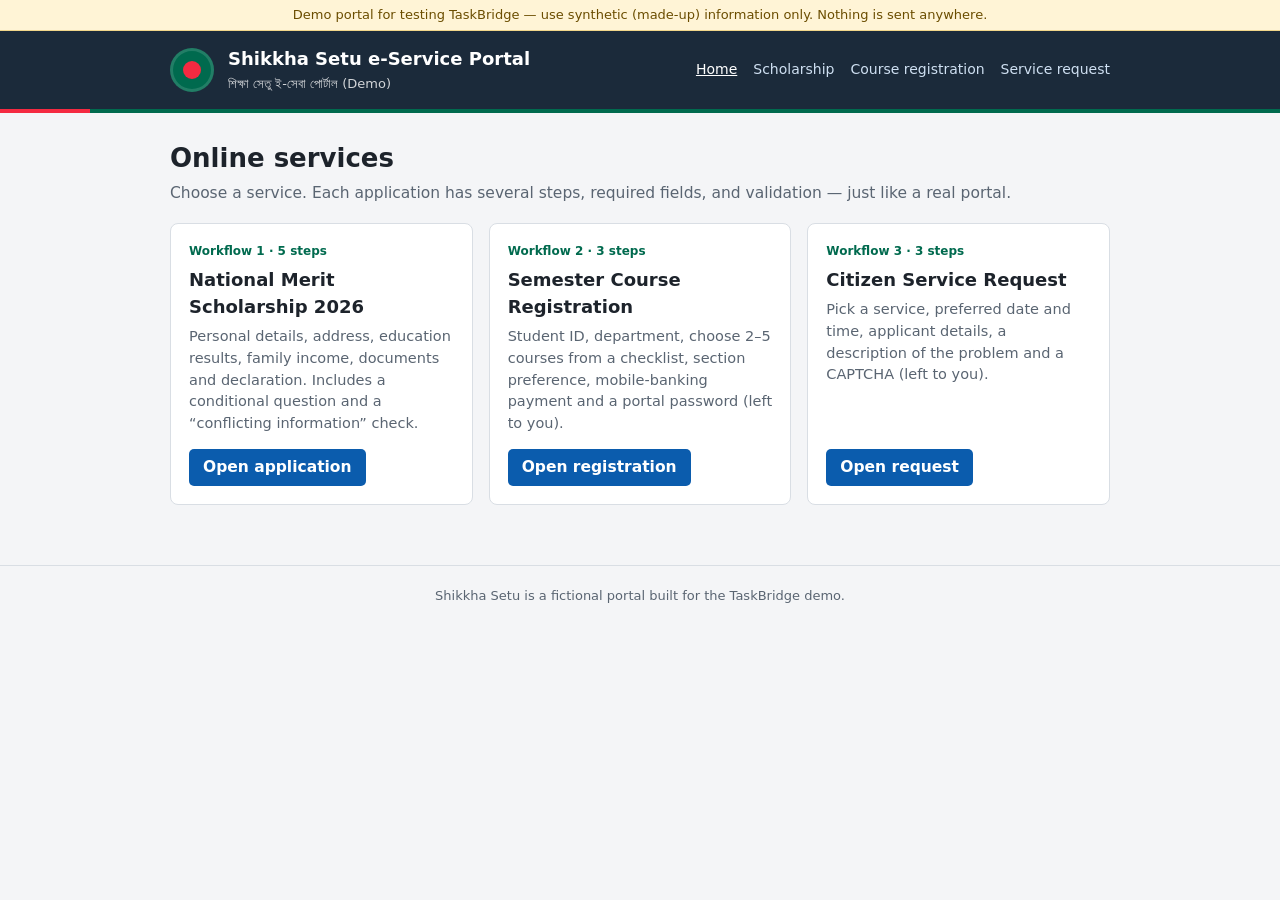
<file: demo-portal/index.html>
<!doctype html>
<html lang="en">
<head>
  <meta charset="utf-8" />
  <meta name="viewport" content="width=device-width, initial-scale=1" />
  <title>Shikkha Setu — Demo e-Service Portal</title>
  <link rel="stylesheet" href="portal.css" />
</head>
<body>
  <div class="demo-bar">Demo portal for testing TaskBridge — use synthetic (made-up) information only. Nothing is sent anywhere.</div>
  <header class="gov-head">
    <div class="in">
      <span class="seal"><i></i></span>
      <div class="t"><strong>Shikkha Setu e-Service Portal</strong><span>শিক্ষা সেতু ই-সেবা পোর্টাল (Demo)</span></div>
      <nav>
        <a href="index.html" aria-current="page">Home</a>
        <a href="scholarship.html">Scholarship</a>
        <a href="course.html">Course registration</a>
        <a href="service.html">Service request</a>
      </nav>
    </div>
  </header>
  <main>
    <h1 class="page-title">Online services</h1>
    <p class="page-sub">Choose a service. Each application has several steps, required fields, and validation — just like a real portal.</p>
    <div class="services">
      <article class="service">
        <span class="tag">Workflow 1 · 5 steps</span>
        <h2>National Merit Scholarship 2026</h2>
        <p>Personal details, address, education results, family income, documents and declaration. Includes a conditional question and a “conflicting information” check.</p>
        <a class="go" href="scholarship.html">Open application</a>
      </article>
      <article class="service">
        <span class="tag">Workflow 2 · 3 steps</span>
        <h2>Semester Course Registration</h2>
        <p>Student ID, department, choose 2–5 courses from a checklist, section preference, mobile-banking payment and a portal password (left to you).</p>
        <a class="go" href="course.html">Open registration</a>
      </article>
      <article class="service">
        <span class="tag">Workflow 3 · 3 steps</span>
        <h2>Citizen Service Request</h2>
        <p>Pick a service, preferred date and time, applicant details, a description of the problem and a CAPTCHA (left to you).</p>
        <a class="go" href="service.html">Open request</a>
      </article>
    </div>
  </main>
  <footer class="gov-foot">Shikkha Setu is a fictional portal built for the TaskBridge demo.</footer>
</body>
</html>
</file>
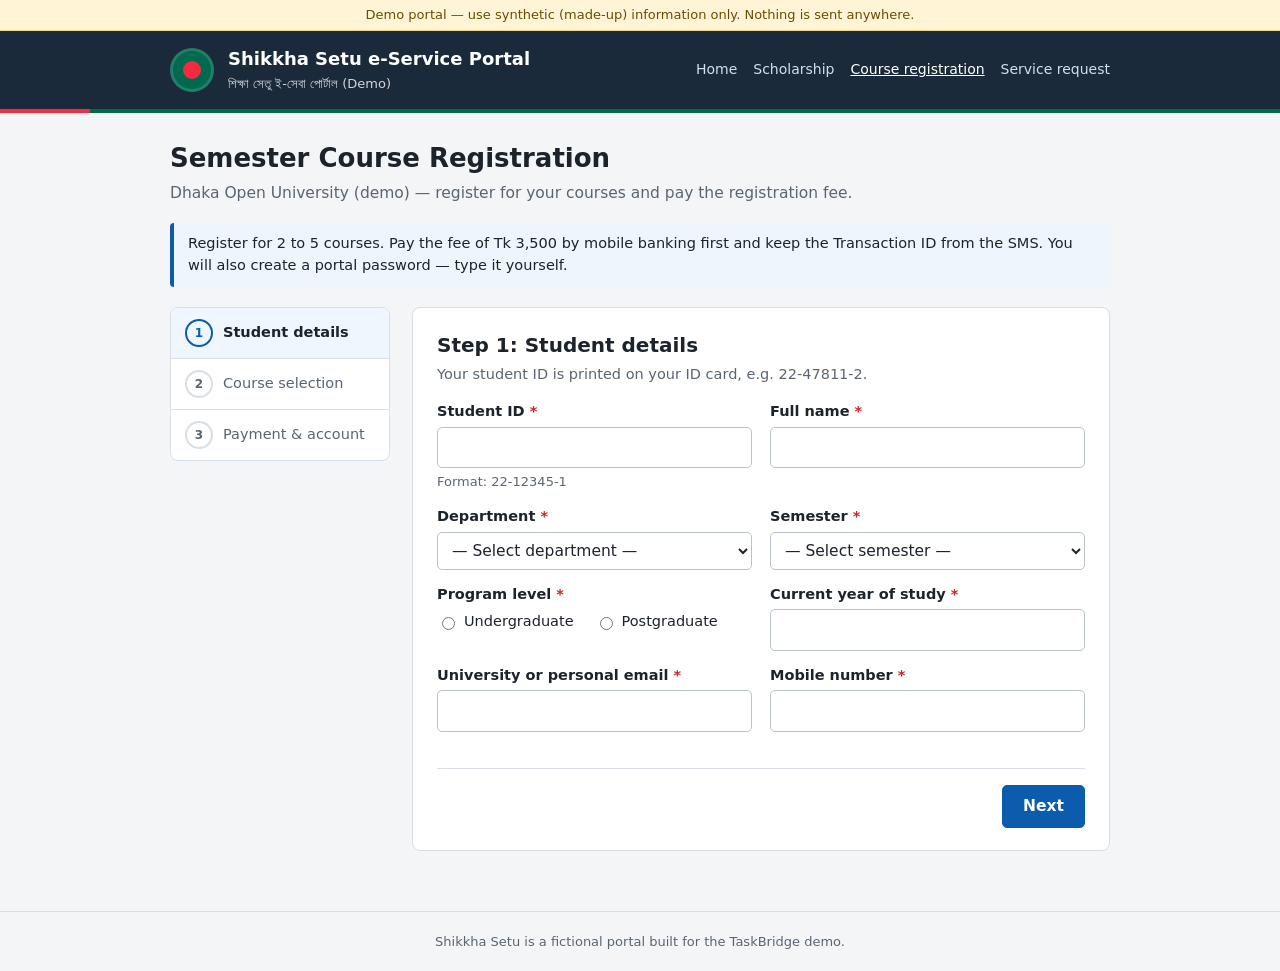
<file: demo-portal/course.html>
<!doctype html>
<html lang="en">
<head>
  <meta charset="utf-8" />
  <meta name="viewport" content="width=device-width, initial-scale=1" />
  <title>Semester Course Registration — Spring 2026</title>
  <link rel="stylesheet" href="portal.css" />
</head>
<body>
  <div class="demo-bar">Demo portal — use synthetic (made-up) information only. Nothing is sent anywhere.</div>
  <header class="gov-head">
    <div class="in">
      <span class="seal"><i></i></span>
      <div class="t"><strong>Shikkha Setu e-Service Portal</strong><span>শিক্ষা সেতু ই-সেবা পোর্টাল (Demo)</span></div>
      <nav>
        <a href="index.html">Home</a>
        <a href="scholarship.html">Scholarship</a>
        <a href="course.html" aria-current="page">Course registration</a>
        <a href="service.html">Service request</a>
      </nav>
    </div>
  </header>

  <main>
    <h1 class="page-title">Semester Course Registration</h1>
    <p class="page-sub">Dhaka Open University (demo) — register for your courses and pay the registration fee.</p>
    <div class="notice" role="note">
      Register for 2 to 5 courses. Pay the fee of Tk 3,500 by mobile banking first and keep the Transaction ID from the SMS.
      You will also create a portal password — type it yourself.
    </div>

    <div class="layout">
      <ol class="stepper" aria-label="Registration steps">
        <li>Student details</li>
        <li>Course selection</li>
        <li>Payment &amp; account</li>
      </ol>

      <form class="wizard" novalidate data-ref-prefix="REG">
        <!-- ===== Step 1 ===== -->
        <section class="step" data-title="Student details">
          <h2>Step 1: Student details</h2>
          <p class="lead">Your student ID is printed on your ID card, e.g. 22-47811-2.</p>
          <div class="form-alert" role="alert" hidden>Please correct the highlighted fields.</div>
          <div class="grid">
            <div class="field">
              <label for="c-id" class="req">Student ID</label>
              <input type="text" id="c-id" name="student_id" required pattern="[0-9]{2}-[0-9]{5}-[0-9]" data-pattern-msg="Student ID format is 22-12345-1." aria-describedby="c-id-h c-id-e" />
              <p class="help" id="c-id-h">Format: 22-12345-1</p>
              <p class="error" id="c-id-e" role="alert" hidden></p>
            </div>
            <div class="field">
              <label for="c-name" class="req">Full name</label>
              <input type="text" id="c-name" name="full_name" required pattern="[A-Za-z .\-']+" data-pattern-msg="Use English letters only." aria-describedby="c-name-e" />
              <p class="error" id="c-name-e" role="alert" hidden></p>
            </div>
            <div class="field">
              <label for="c-dept" class="req">Department</label>
              <select id="c-dept" name="department" required aria-describedby="c-dept-e">
                <option value="">— Select department —</option>
                <option value="CSE">Computer Science &amp; Engineering (CSE)</option>
                <option value="EEE">Electrical &amp; Electronic Engineering (EEE)</option>
                <option value="BBA">Business Administration (BBA)</option>
                <option value="ENG">English</option>
                <option value="ECO">Economics</option>
              </select>
              <p class="error" id="c-dept-e" role="alert" hidden></p>
            </div>
            <div class="field">
              <label for="c-sem" class="req">Semester</label>
              <select id="c-sem" name="semester" required aria-describedby="c-sem-e">
                <option value="">— Select semester —</option>
                <option>Spring 2026</option><option>Summer 2026</option><option>Fall 2026</option>
              </select>
              <p class="error" id="c-sem-e" role="alert" hidden></p>
            </div>
            <fieldset class="field choice">
              <legend class="req">Program level</legend>
              <label><input type="radio" name="level" value="Undergraduate" required /> Undergraduate</label>
              <label><input type="radio" name="level" value="Postgraduate" /> Postgraduate</label>
              <p class="error" role="alert" hidden></p>
            </fieldset>
            <div class="field">
              <label for="c-year" class="req">Current year of study</label>
              <input type="number" id="c-year" name="study_year" required min="1" max="5" aria-describedby="c-year-e" />
              <p class="error" id="c-year-e" role="alert" hidden></p>
            </div>
            <div class="field">
              <label for="c-email" class="req">University or personal email</label>
              <input type="email" id="c-email" name="email" required aria-describedby="c-email-e" />
              <p class="error" id="c-email-e" role="alert" hidden></p>
            </div>
            <div class="field">
              <label for="c-phone" class="req">Mobile number</label>
              <input type="tel" id="c-phone" name="mobile" required pattern="01[3-9][0-9]{8}" data-pattern-msg="Enter an 11-digit Bangladeshi mobile number starting with 01." aria-describedby="c-phone-e" />
              <p class="error" id="c-phone-e" role="alert" hidden></p>
            </div>
          </div>
          <div class="actions"><span></span><div class="right"><button type="button" class="btn primary" data-nav="next">Next</button></div></div>
        </section>

        <!-- ===== Step 2 ===== -->
        <section class="step" data-title="Course selection" hidden>
          <h2>Step 2: Course selection</h2>
          <p class="lead">Choose between 2 and 5 courses. Each course is 3 credits.</p>
          <div class="form-alert" role="alert" hidden>Please correct the highlighted fields.</div>
          <fieldset class="field choice col">
            <legend class="req">Courses for this semester</legend>
            <label><input type="checkbox" name="courses" value="CSE101" /> CSE101 — Introduction to Programming</label>
            <label><input type="checkbox" name="courses" value="CSE201" /> CSE201 — Data Structures</label>
            <label><input type="checkbox" name="courses" value="CSE305" /> CSE305 — Database Systems</label>
            <label><input type="checkbox" name="courses" value="MAT102" /> MAT102 — Calculus II</label>
            <label><input type="checkbox" name="courses" value="PHY101" /> PHY101 — Physics I</label>
            <label><input type="checkbox" name="courses" value="ENG103" /> ENG103 — Academic Writing</label>
            <label><input type="checkbox" name="courses" value="BUS110" /> BUS110 — Principles of Management</label>
            <label><input type="checkbox" name="courses" value="ECO101" /> ECO101 — Microeconomics</label>
            <p class="error" role="alert" hidden></p>
          </fieldset>
          <div class="grid">
            <fieldset class="field choice">
              <legend class="req">Preferred class time</legend>
              <label><input type="radio" name="shift" value="Morning" required /> Morning (8–11 am)</label>
              <label><input type="radio" name="shift" value="Day" /> Day (11 am–3 pm)</label>
              <label><input type="radio" name="shift" value="Evening" /> Evening (5–8 pm)</label>
              <p class="error" role="alert" hidden></p>
            </fieldset>
            <div class="field">
              <label for="c-lab" class="req">Lab group</label>
              <select id="c-lab" name="lab_group" required aria-describedby="c-lab-e">
                <option value="">— Select —</option>
                <option>Group A (Sunday)</option><option>Group B (Monday)</option><option>Group C (Wednesday)</option>
              </select>
              <p class="error" id="c-lab-e" role="alert" hidden></p>
            </div>
          </div>
          <fieldset class="field choice">
            <legend class="req">Are you retaking any course?</legend>
            <label><input type="radio" name="retake" value="Yes" required /> Yes</label>
            <label><input type="radio" name="retake" value="No" /> No</label>
            <p class="error" role="alert" hidden></p>
          </fieldset>
          <div class="field" data-show-if="retake=Yes">
            <label for="c-retake" class="req">Course code you are retaking</label>
            <input type="text" id="c-retake" name="retake_course" required pattern="[A-Za-z]{3}[0-9]{3}" data-pattern-msg="Course code looks like CSE101." aria-describedby="c-retake-e" />
            <p class="error" id="c-retake-e" role="alert" hidden></p>
          </div>
          <div class="actions"><button type="button" class="btn" data-nav="back">Back</button><div class="right"><button type="button" class="btn primary" data-nav="next">Next</button></div></div>
        </section>

        <!-- ===== Step 3 ===== -->
        <section class="step" data-title="Payment & account" hidden>
          <h2>Step 3: Payment &amp; account</h2>
          <p class="lead">Enter the payment details from your mobile-banking SMS.</p>
          <div class="form-alert" role="alert" hidden>Please correct the highlighted fields.</div>
          <fieldset class="field choice">
            <legend class="req">Payment method</legend>
            <label><input type="radio" name="payment_method" value="bKash" required /> bKash</label>
            <label><input type="radio" name="payment_method" value="Nagad" /> Nagad</label>
            <label><input type="radio" name="payment_method" value="Rocket" /> Rocket</label>
            <label><input type="radio" name="payment_method" value="Bank deposit" /> Bank deposit</label>
            <p class="error" role="alert" hidden></p>
          </fieldset>
          <div class="grid">
            <div class="field">
              <label for="c-trx" class="req">Transaction ID</label>
              <input type="text" id="c-trx" name="transaction_id" required pattern="[A-Za-z0-9]{8,12}" data-pattern-msg="Transaction ID is 8–12 letters and numbers, e.g. 8N7A6D5K3Q." aria-describedby="c-trx-h c-trx-e" />
              <p class="help" id="c-trx-h">From the payment SMS, e.g. 8N7A6D5K3Q</p>
              <p class="error" id="c-trx-e" role="alert" hidden></p>
            </div>
            <div class="field">
              <label for="c-paidfrom" class="req">Paid from mobile number</label>
              <input type="tel" id="c-paidfrom" name="paid_from" required pattern="01[3-9][0-9]{8}" data-pattern-msg="Enter an 11-digit Bangladeshi mobile number starting with 01." aria-describedby="c-paidfrom-e" />
              <p class="error" id="c-paidfrom-e" role="alert" hidden></p>
            </div>
          </div>
          <h3>Portal account</h3>
          <div class="grid">
            <div class="field">
              <label for="c-pw" class="req">Create portal password</label>
              <input type="password" id="c-pw" name="password" required minlength="8" autocomplete="new-password" aria-describedby="c-pw-e" />
              <p class="error" id="c-pw-e" role="alert" hidden></p>
            </div>
            <div class="field">
              <label for="c-pw2" class="req">Confirm password</label>
              <input type="password" id="c-pw2" name="password_confirm" required minlength="8" autocomplete="new-password" aria-describedby="c-pw2-e" />
              <p class="error" id="c-pw2-e" role="alert" hidden></p>
            </div>
          </div>
          <h3>Your answers</h3>
          <div class="summary-box" data-summary></div>
          <div class="field" style="margin-top:14px">
            <label class="check"><input type="checkbox" name="agree_rules" required aria-describedby="c-agree-e" /> I have read the registration rules and agree that the fee is non-refundable.</label>
            <p class="error" id="c-agree-e" role="alert" hidden></p>
          </div>
          <div class="actions"><button type="button" class="btn" data-nav="back">Back</button><div class="right"><button type="submit" class="btn submit">Complete registration</button></div></div>
        </section>
      </form>
    </div>

    <section class="success" hidden>
      <h2>Registration complete</h2>
      <p>Your courses are registered. Keep this registration number:</p>
      <div class="ref"></div>
      <div class="summary-box" data-summary></div>
      <p><a href="index.html">Back to home</a></p>
    </section>
  </main>
  <footer class="gov-foot">Shikkha Setu is a fictional portal built for the TaskBridge demo.</footer>

  <script>
    window.PORTAL_RULES = [
      {
        step: 1,
        check(d) {
          const n = (d.courses || []).length;
          if (n < 2) return [{ name: 'courses', message: 'Select at least 2 courses.' }];
          if (n > 5) return [{ name: 'courses', message: 'You can take at most 5 courses this semester.' }];
          if (d.retake === 'Yes' && d.retake_course && !(d.courses || []).includes(d.retake_course.toUpperCase()))
            return [{ name: 'retake_course', message: 'The course you are retaking must also be selected in the course list.' }];
          return [];
        },
      },
      {
        step: 2,
        check() {
          const a = document.getElementById('c-pw').value;
          const b = document.getElementById('c-pw2').value;
          return a && b && a !== b ? [{ name: 'password_confirm', message: 'Passwords do not match.' }] : [];
        },
      },
    ];
  </script>
  <script src="portal.js"></script>
</body>
</html>
</file>
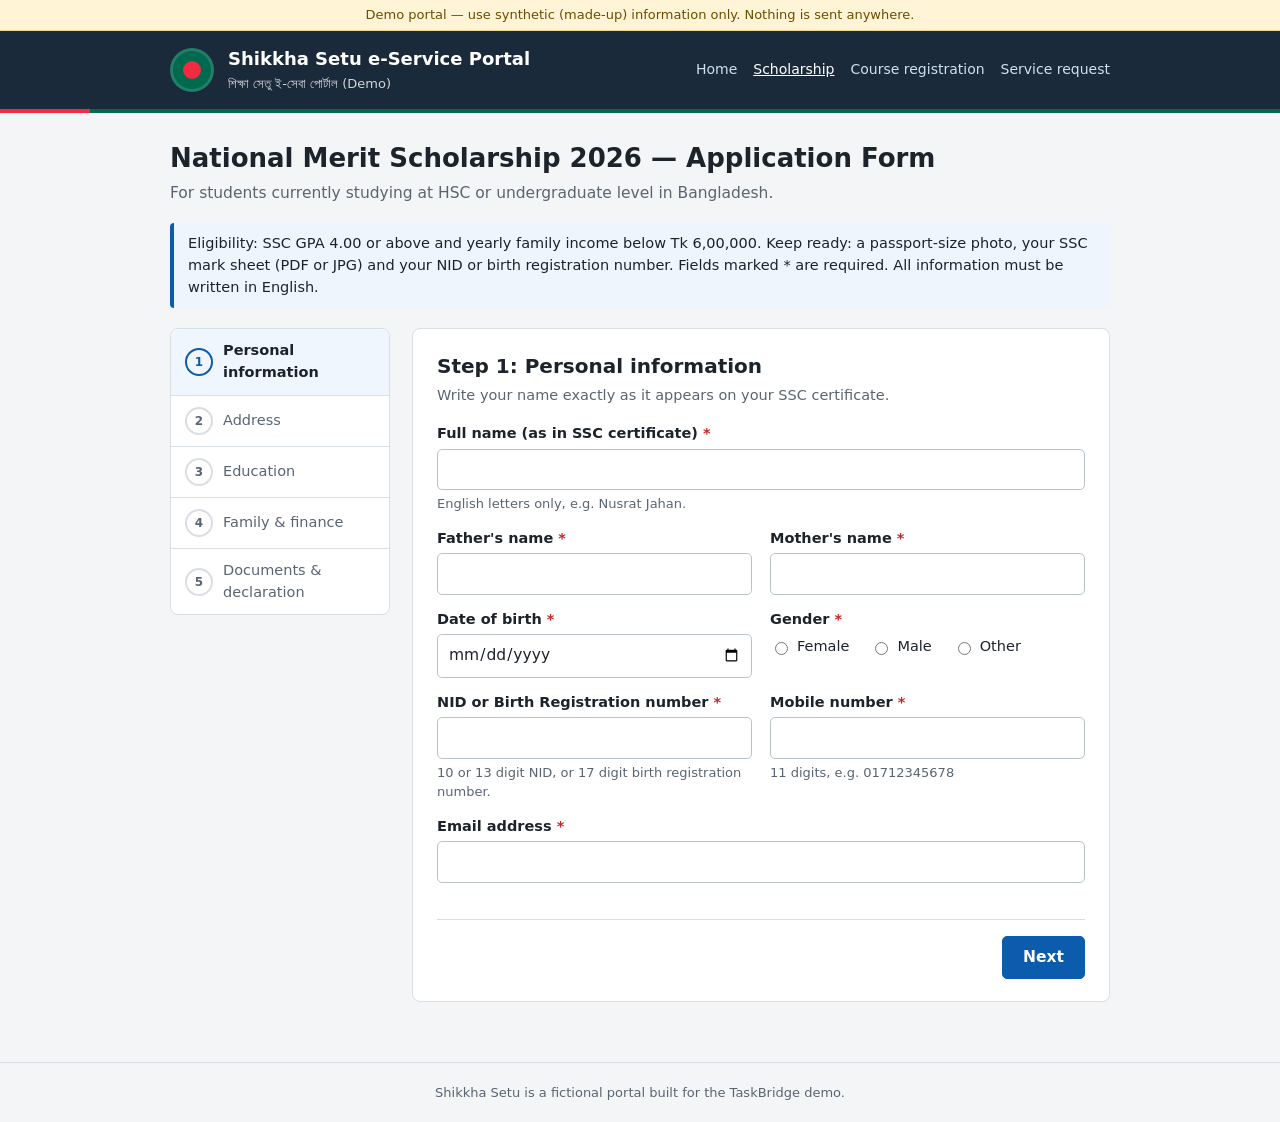
<file: demo-portal/scholarship.html>
<!doctype html>
<html lang="en">
<head>
  <meta charset="utf-8" />
  <meta name="viewport" content="width=device-width, initial-scale=1" />
  <title>National Merit Scholarship 2026 — Application</title>
  <link rel="stylesheet" href="portal.css" />
</head>
<body>
  <div class="demo-bar">Demo portal — use synthetic (made-up) information only. Nothing is sent anywhere.</div>
  <header class="gov-head">
    <div class="in">
      <span class="seal"><i></i></span>
      <div class="t"><strong>Shikkha Setu e-Service Portal</strong><span>শিক্ষা সেতু ই-সেবা পোর্টাল (Demo)</span></div>
      <nav>
        <a href="index.html">Home</a>
        <a href="scholarship.html" aria-current="page">Scholarship</a>
        <a href="course.html">Course registration</a>
        <a href="service.html">Service request</a>
      </nav>
    </div>
  </header>

  <main>
    <h1 class="page-title">National Merit Scholarship 2026 — Application Form</h1>
    <p class="page-sub">For students currently studying at HSC or undergraduate level in Bangladesh.</p>
    <div class="notice" role="note">
      Eligibility: SSC GPA 4.00 or above and yearly family income below Tk 6,00,000.
      Keep ready: a passport-size photo, your SSC mark sheet (PDF or JPG) and your NID or birth registration number.
      Fields marked * are required. All information must be written in English.
    </div>

    <div class="layout">
      <ol class="stepper" aria-label="Application steps">
        <li>Personal information</li>
        <li>Address</li>
        <li>Education</li>
        <li>Family &amp; finance</li>
        <li>Documents &amp; declaration</li>
      </ol>

      <form class="wizard" novalidate data-ref-prefix="NMS">
        <!-- ===== Step 1 ===== -->
        <section class="step" data-title="Personal information">
          <h2>Step 1: Personal information</h2>
          <p class="lead">Write your name exactly as it appears on your SSC certificate.</p>
          <div class="form-alert" role="alert" hidden>Please correct the highlighted fields.</div>
          <div class="grid">
            <div class="field wide">
              <label for="s-name" class="req">Full name (as in SSC certificate)</label>
              <input type="text" id="s-name" name="full_name" required minlength="3" maxlength="80" autocomplete="name" aria-describedby="s-name-h s-name-e" pattern="[A-Za-z .\-']+" data-pattern-msg="Use English letters only." />
              <p class="help" id="s-name-h">English letters only, e.g. Nusrat Jahan.</p>
              <p class="error" id="s-name-e" role="alert" hidden></p>
            </div>
            <div class="field">
              <label for="s-father" class="req">Father's name</label>
              <input type="text" id="s-father" name="father_name" required pattern="[A-Za-z .\-']+" data-pattern-msg="Use English letters only." aria-describedby="s-father-e" />
              <p class="error" id="s-father-e" role="alert" hidden></p>
            </div>
            <div class="field">
              <label for="s-mother" class="req">Mother's name</label>
              <input type="text" id="s-mother" name="mother_name" required pattern="[A-Za-z .\-']+" data-pattern-msg="Use English letters only." aria-describedby="s-mother-e" />
              <p class="error" id="s-mother-e" role="alert" hidden></p>
            </div>
            <div class="field">
              <label for="s-dob" class="req">Date of birth</label>
              <input type="date" id="s-dob" name="dob" required min="1990-01-01" max="2013-12-31" aria-describedby="s-dob-e" />
              <p class="error" id="s-dob-e" role="alert" hidden></p>
            </div>
            <fieldset class="field choice">
              <legend class="req">Gender</legend>
              <label><input type="radio" name="gender" value="Female" required /> Female</label>
              <label><input type="radio" name="gender" value="Male" /> Male</label>
              <label><input type="radio" name="gender" value="Other" /> Other</label>
              <p class="error" role="alert" hidden></p>
            </fieldset>
            <div class="field">
              <label for="s-nid" class="req">NID or Birth Registration number</label>
              <input type="text" id="s-nid" name="nid" required inputmode="numeric" pattern="[0-9]{10}|[0-9]{13}|[0-9]{17}" data-pattern-msg="NID must be 10 or 13 digits; birth registration must be 17 digits." aria-describedby="s-nid-h s-nid-e" />
              <p class="help" id="s-nid-h">10 or 13 digit NID, or 17 digit birth registration number.</p>
              <p class="error" id="s-nid-e" role="alert" hidden></p>
            </div>
            <div class="field">
              <label for="s-mobile" class="req">Mobile number</label>
              <input type="tel" id="s-mobile" name="mobile" required pattern="01[3-9][0-9]{8}" data-pattern-msg="Enter an 11-digit Bangladeshi mobile number starting with 01." aria-describedby="s-mobile-h s-mobile-e" />
              <p class="help" id="s-mobile-h">11 digits, e.g. 01712345678</p>
              <p class="error" id="s-mobile-e" role="alert" hidden></p>
            </div>
            <div class="field wide">
              <label for="s-email" class="req">Email address</label>
              <input type="email" id="s-email" name="email" required aria-describedby="s-email-e" />
              <p class="error" id="s-email-e" role="alert" hidden></p>
            </div>
          </div>
          <div class="actions"><span></span><div class="right"><button type="button" class="btn primary" data-nav="next">Next</button></div></div>
        </section>

        <!-- ===== Step 2 ===== -->
        <section class="step" data-title="Address" hidden>
          <h2>Step 2: Address</h2>
          <p class="lead">Your present address is used for sending letters about the scholarship.</p>
          <div class="form-alert" role="alert" hidden>Please correct the highlighted fields.</div>
          <h3>Present address</h3>
          <div class="grid">
            <div class="field">
              <label for="s-division" class="req">Division</label>
              <select id="s-division" name="division" required aria-describedby="s-division-e">
                <option value="">— Select division —</option>
                <option>Barishal</option><option>Chattogram</option><option>Dhaka</option><option>Khulna</option>
                <option>Mymensingh</option><option>Rajshahi</option><option>Rangpur</option><option>Sylhet</option>
              </select>
              <p class="error" id="s-division-e" role="alert" hidden></p>
            </div>
            <div class="field">
              <label for="s-district" class="req">District</label>
              <input type="text" id="s-district" name="district" required aria-describedby="s-district-e" />
              <p class="error" id="s-district-e" role="alert" hidden></p>
            </div>
            <div class="field">
              <label for="s-upazila" class="req">Upazila / Thana</label>
              <input type="text" id="s-upazila" name="upazila" required aria-describedby="s-upazila-e" />
              <p class="error" id="s-upazila-e" role="alert" hidden></p>
            </div>
            <div class="field">
              <label for="s-post" >Post code</label>
              <input type="text" id="s-post" name="post_code" inputmode="numeric" pattern="[0-9]{4}" data-pattern-msg="Post code has 4 digits." aria-describedby="s-post-e" />
              <p class="error" id="s-post-e" role="alert" hidden></p>
            </div>
            <div class="field wide">
              <label for="s-addr" class="req">House, road, village / area</label>
              <textarea id="s-addr" name="present_address" required minlength="8" aria-describedby="s-addr-e"></textarea>
              <p class="error" id="s-addr-e" role="alert" hidden></p>
            </div>
          </div>
          <h3>Permanent address</h3>
          <div class="field">
            <label class="check"><input type="checkbox" name="same_address" id="s-same" /> Permanent address is the same as present address</label>
          </div>
          <div class="field" data-hide-if-checked="same_address">
            <label for="s-paddr" class="req">Permanent address</label>
            <textarea id="s-paddr" name="permanent_address" required minlength="8" aria-describedby="s-paddr-e"></textarea>
            <p class="error" id="s-paddr-e" role="alert" hidden></p>
          </div>
          <div class="actions"><button type="button" class="btn" data-nav="back">Back</button><div class="right"><button type="button" class="btn primary" data-nav="next">Next</button></div></div>
        </section>

        <!-- ===== Step 3 ===== -->
        <section class="step" data-title="Education" hidden>
          <h2>Step 3: Education</h2>
          <p class="lead">Give the results exactly as printed on your mark sheets.</p>
          <div class="form-alert" role="alert" hidden>Please correct the highlighted fields.</div>
          <div class="grid">
            <div class="field">
              <label for="s-level" class="req">Current level of study</label>
              <select id="s-level" name="study_level" required aria-describedby="s-level-e">
                <option value="">— Select —</option>
                <option>HSC 1st year</option><option>HSC 2nd year</option><option>Diploma</option>
                <option>Undergraduate (Honours)</option><option>Undergraduate (Pass)</option>
              </select>
              <p class="error" id="s-level-e" role="alert" hidden></p>
            </div>
            <div class="field">
              <label for="s-inst" class="req">Current institution name</label>
              <input type="text" id="s-inst" name="institution" required aria-describedby="s-inst-e" />
              <p class="error" id="s-inst-e" role="alert" hidden></p>
            </div>
          </div>
          <h3>SSC / Dakhil result</h3>
          <div class="grid">
            <div class="field">
              <label for="s-board" class="req">Education board</label>
              <select id="s-board" name="ssc_board" required aria-describedby="s-board-e">
                <option value="">— Select board —</option>
                <option>Dhaka</option><option>Rajshahi</option><option>Cumilla</option><option>Jashore</option>
                <option>Chattogram</option><option>Barishal</option><option>Sylhet</option><option>Dinajpur</option>
                <option>Mymensingh</option><option>Madrasah</option><option>Technical</option>
              </select>
              <p class="error" id="s-board-e" role="alert" hidden></p>
            </div>
            <div class="field">
              <label for="s-year" class="req">Passing year</label>
              <input type="number" id="s-year" name="ssc_year" required min="2015" max="2025" aria-describedby="s-year-e" />
              <p class="error" id="s-year-e" role="alert" hidden></p>
            </div>
            <div class="field">
              <label for="s-roll" class="req">SSC roll number</label>
              <input type="text" id="s-roll" name="ssc_roll" required inputmode="numeric" pattern="[0-9]{6}" data-pattern-msg="Roll number has 6 digits." aria-describedby="s-roll-e" />
              <p class="error" id="s-roll-e" role="alert" hidden></p>
            </div>
            <div class="field">
              <label for="s-gpa" class="req">SSC GPA (out of 5.00)</label>
              <input type="number" id="s-gpa" name="ssc_gpa" required min="1" max="5" step="0.01" aria-describedby="s-gpa-h s-gpa-e" />
              <p class="help" id="s-gpa-h">Minimum 4.00 to be eligible.</p>
              <p class="error" id="s-gpa-e" role="alert" hidden></p>
            </div>
          </div>
          <h3>Group</h3>
          <fieldset class="field choice">
            <legend class="req">SSC group</legend>
            <label><input type="radio" name="ssc_group" value="Science" required /> Science</label>
            <label><input type="radio" name="ssc_group" value="Business Studies" /> Business Studies</label>
            <label><input type="radio" name="ssc_group" value="Humanities" /> Humanities</label>
            <p class="error" role="alert" hidden></p>
          </fieldset>
          <div class="actions"><button type="button" class="btn" data-nav="back">Back</button><div class="right"><button type="button" class="btn primary" data-nav="next">Next</button></div></div>
        </section>

        <!-- ===== Step 4 ===== -->
        <section class="step" data-title="Family & finance" hidden>
          <h2>Step 4: Family &amp; finance</h2>
          <p class="lead">This helps the committee understand financial need.</p>
          <div class="form-alert" role="alert" hidden>Please correct the highlighted fields.</div>
          <div class="grid">
            <div class="field">
              <label for="s-income" class="req">Yearly family income</label>
              <select id="s-income" name="family_income" required aria-describedby="s-income-e">
                <option value="">— Select range —</option>
                <option>Below Tk 1,00,000</option>
                <option>Tk 1,00,000 – 2,50,000</option>
                <option>Tk 2,50,001 – 4,00,000</option>
                <option>Tk 4,00,001 – 6,00,000</option>
              </select>
              <p class="error" id="s-income-e" role="alert" hidden></p>
            </div>
            <div class="field">
              <label for="s-members" class="req">Number of family members</label>
              <input type="number" id="s-members" name="family_members" required min="1" max="20" aria-describedby="s-members-e" />
              <p class="error" id="s-members-e" role="alert" hidden></p>
            </div>
            <div class="field">
              <label for="s-occ" class="req">Guardian's occupation</label>
              <input type="text" id="s-occ" name="guardian_occupation" required aria-describedby="s-occ-e" />
              <p class="error" id="s-occ-e" role="alert" hidden></p>
            </div>
            <div class="field">
              <label for="s-gphone" class="req">Guardian's mobile number</label>
              <input type="tel" id="s-gphone" name="guardian_mobile" required pattern="01[3-9][0-9]{8}" data-pattern-msg="Enter an 11-digit Bangladeshi mobile number starting with 01." aria-describedby="s-gphone-h s-gphone-e" />
              <p class="help" id="s-gphone-h">Must be different from your own number.</p>
              <p class="error" id="s-gphone-e" role="alert" hidden></p>
            </div>
          </div>
          <fieldset class="field choice">
            <legend class="req">Do you currently receive any other scholarship or stipend?</legend>
            <label><input type="radio" name="other_scholarship" value="Yes" required /> Yes</label>
            <label><input type="radio" name="other_scholarship" value="No" /> No</label>
            <p class="error" role="alert" hidden></p>
          </fieldset>
          <div class="field" data-show-if="other_scholarship=Yes">
            <label for="s-othername" class="req">Name of the other scholarship / stipend</label>
            <input type="text" id="s-othername" name="other_scholarship_name" required aria-describedby="s-othername-e" />
            <p class="error" id="s-othername-e" role="alert" hidden></p>
          </div>
          <div class="field">
            <label for="s-why" class="req">Why do you need this scholarship?</label>
            <textarea id="s-why" name="statement" required minlength="40" maxlength="600" aria-describedby="s-why-h s-why-e"></textarea>
            <p class="help" id="s-why-h">2–4 sentences in English (at least 40 characters).</p>
            <p class="error" id="s-why-e" role="alert" hidden></p>
          </div>
          <div class="actions"><button type="button" class="btn" data-nav="back">Back</button><div class="right"><button type="button" class="btn primary" data-nav="next">Next</button></div></div>
        </section>

        <!-- ===== Step 5 ===== -->
        <section class="step" data-title="Documents & declaration" hidden>
          <h2>Step 5: Documents &amp; declaration</h2>
          <p class="lead">Upload clear copies. Check your answers below before submitting.</p>
          <div class="form-alert" role="alert" hidden>Please correct the highlighted fields.</div>
          <div class="grid">
            <div class="field">
              <label for="s-photo" class="req">Passport-size photo (JPG)</label>
              <input type="file" id="s-photo" name="photo" accept="image/*" required aria-describedby="s-photo-e" />
              <p class="error" id="s-photo-e" role="alert" hidden></p>
            </div>
            <div class="field">
              <label for="s-marks" class="req">SSC mark sheet (PDF or JPG)</label>
              <input type="file" id="s-marks" name="marksheet" accept="image/*,application/pdf" required aria-describedby="s-marks-e" />
              <p class="error" id="s-marks-e" role="alert" hidden></p>
            </div>
          </div>
          <fieldset class="field choice">
            <legend>How should we contact you about the result?</legend>
            <label><input type="checkbox" name="contact_by" value="SMS" /> SMS</label>
            <label><input type="checkbox" name="contact_by" value="Email" /> Email</label>
            <label><input type="checkbox" name="contact_by" value="Phone call" /> Phone call</label>
            <p class="error" role="alert" hidden></p>
          </fieldset>
          <h3>Your answers</h3>
          <div class="summary-box" data-summary></div>
          <div class="field" style="margin-top:14px">
            <label class="check"><input type="checkbox" name="declaration" required aria-describedby="s-decl-e" /> I declare that all information given is true. I understand false information will cancel my application.</label>
            <p class="error" id="s-decl-e" role="alert" hidden></p>
          </div>
          <div class="actions"><button type="button" class="btn" data-nav="back">Back</button><div class="right"><button type="submit" class="btn submit">Submit application</button></div></div>
        </section>
      </form>
    </div>

    <section class="success" hidden>
      <h2>Application submitted</h2>
      <p>Your application has been received. Keep this reference number:</p>
      <div class="ref"></div>
      <div class="summary-box" data-summary></div>
      <p><a href="index.html">Back to home</a></p>
    </section>
  </main>
  <footer class="gov-foot">Shikkha Setu is a fictional portal built for the TaskBridge demo.</footer>

  <script>
    // "Server-side" rules that HTML attributes can't express.
    window.PORTAL_RULES = [
      {
        step: 0,
        check(d) {
          if (!d.dob) return [];
          const age = (Date.now() - new Date(d.dob).getTime()) / (365.25 * 24 * 3600 * 1000);
          return age < 14 || age > 30 ? [{ name: 'dob', message: 'Applicants must be between 14 and 30 years old.' }] : [];
        },
      },
      {
        step: 3,
        check(d) {
          return d.guardian_mobile && d.guardian_mobile === d.mobile
            ? [{ name: 'guardian_mobile', message: "Guardian's mobile number cannot be the same as your own number." }]
            : [];
        },
      },
    ];
  </script>
  <script src="portal.js"></script>
</body>
</html>
</file>
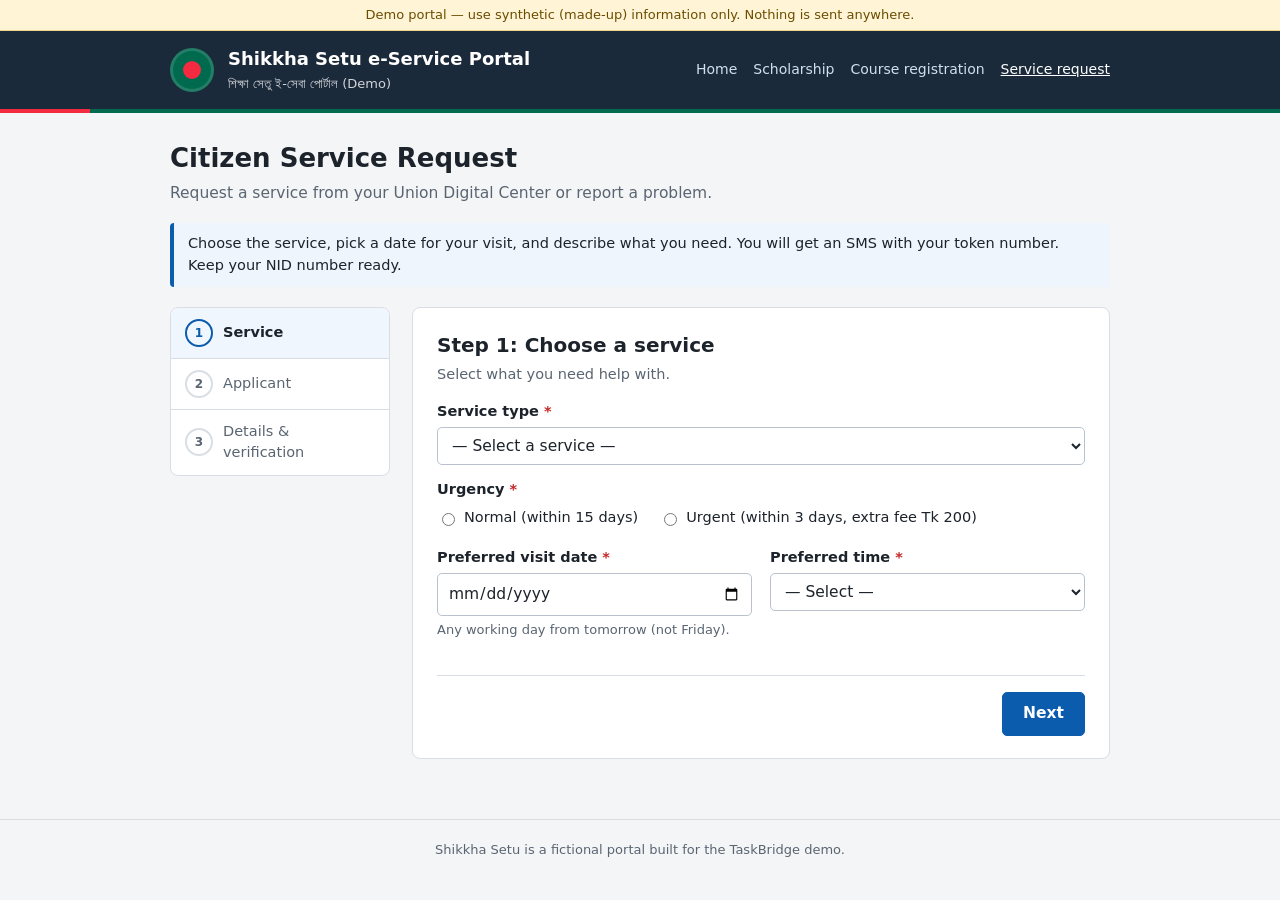
<file: demo-portal/service.html>
<!doctype html>
<html lang="en">
<head>
  <meta charset="utf-8" />
  <meta name="viewport" content="width=device-width, initial-scale=1" />
  <title>Citizen Service Request</title>
  <link rel="stylesheet" href="portal.css" />
</head>
<body>
  <div class="demo-bar">Demo portal — use synthetic (made-up) information only. Nothing is sent anywhere.</div>
  <header class="gov-head">
    <div class="in">
      <span class="seal"><i></i></span>
      <div class="t"><strong>Shikkha Setu e-Service Portal</strong><span>শিক্ষা সেতু ই-সেবা পোর্টাল (Demo)</span></div>
      <nav>
        <a href="index.html">Home</a>
        <a href="scholarship.html">Scholarship</a>
        <a href="course.html">Course registration</a>
        <a href="service.html" aria-current="page">Service request</a>
      </nav>
    </div>
  </header>

  <main>
    <h1 class="page-title">Citizen Service Request</h1>
    <p class="page-sub">Request a service from your Union Digital Center or report a problem.</p>
    <div class="notice" role="note">
      Choose the service, pick a date for your visit, and describe what you need. You will get an SMS with your token number.
      Keep your NID number ready.
    </div>

    <div class="layout">
      <ol class="stepper" aria-label="Request steps">
        <li>Service</li>
        <li>Applicant</li>
        <li>Details &amp; verification</li>
      </ol>

      <form class="wizard" novalidate data-ref-prefix="SR">
        <!-- ===== Step 1 ===== -->
        <section class="step" data-title="Service">
          <h2>Step 1: Choose a service</h2>
          <p class="lead">Select what you need help with.</p>
          <div class="form-alert" role="alert" hidden>Please correct the highlighted fields.</div>
          <div class="grid">
            <div class="field wide">
              <label for="r-type" class="req">Service type</label>
              <select id="r-type" name="service_type" required aria-describedby="r-type-e">
                <option value="">— Select a service —</option>
                <option>Birth certificate correction</option>
                <option>Trade license renewal</option>
                <option>New electricity connection</option>
                <option>Water supply complaint</option>
                <option>Land record (khatian) copy</option>
                <option>Other</option>
              </select>
              <p class="error" id="r-type-e" role="alert" hidden></p>
            </div>
            <div class="field wide" data-show-if="service_type=Other">
              <label for="r-other" class="req">Describe the service you need</label>
              <input type="text" id="r-other" name="other_service" required minlength="5" aria-describedby="r-other-e" />
              <p class="error" id="r-other-e" role="alert" hidden></p>
            </div>
            <fieldset class="field choice wide">
              <legend class="req">Urgency</legend>
              <label><input type="radio" name="urgency" value="Normal" required /> Normal (within 15 days)</label>
              <label><input type="radio" name="urgency" value="Urgent" /> Urgent (within 3 days, extra fee Tk 200)</label>
              <p class="error" role="alert" hidden></p>
            </fieldset>
            <div class="field">
              <label for="r-date" class="req">Preferred visit date</label>
              <input type="date" id="r-date" name="visit_date" required aria-describedby="r-date-h r-date-e" />
              <p class="help" id="r-date-h">Any working day from tomorrow (not Friday).</p>
              <p class="error" id="r-date-e" role="alert" hidden></p>
            </div>
            <div class="field">
              <label for="r-slot" class="req">Preferred time</label>
              <select id="r-slot" name="visit_time" required aria-describedby="r-slot-e">
                <option value="">— Select —</option>
                <option>9:00 – 11:00 am</option><option>11:00 am – 1:00 pm</option><option>2:00 – 4:00 pm</option>
              </select>
              <p class="error" id="r-slot-e" role="alert" hidden></p>
            </div>
          </div>
          <div class="actions"><span></span><div class="right"><button type="button" class="btn primary" data-nav="next">Next</button></div></div>
        </section>

        <!-- ===== Step 2 ===== -->
        <section class="step" data-title="Applicant" hidden>
          <h2>Step 2: Applicant details</h2>
          <p class="lead">Information about the person making the request.</p>
          <div class="form-alert" role="alert" hidden>Please correct the highlighted fields.</div>
          <div class="grid">
            <div class="field">
              <label for="r-name" class="req">Applicant name</label>
              <input type="text" id="r-name" name="applicant_name" required pattern="[A-Za-z .\-']+" data-pattern-msg="Use English letters only." aria-describedby="r-name-e" />
              <p class="error" id="r-name-e" role="alert" hidden></p>
            </div>
            <div class="field">
              <label for="r-nid" class="req">NID number</label>
              <input type="text" id="r-nid" name="nid" required inputmode="numeric" pattern="[0-9]{10}|[0-9]{13}|[0-9]{17}" data-pattern-msg="NID must be 10, 13 or 17 digits." aria-describedby="r-nid-e" />
              <p class="error" id="r-nid-e" role="alert" hidden></p>
            </div>
            <div class="field">
              <label for="r-mobile" class="req">Mobile number</label>
              <input type="tel" id="r-mobile" name="mobile" required pattern="01[3-9][0-9]{8}" data-pattern-msg="Enter an 11-digit Bangladeshi mobile number starting with 01." aria-describedby="r-mobile-e" />
              <p class="error" id="r-mobile-e" role="alert" hidden></p>
            </div>
            <div class="field">
              <label for="r-email">Email (optional)</label>
              <input type="email" id="r-email" name="email" aria-describedby="r-email-e" />
              <p class="error" id="r-email-e" role="alert" hidden></p>
            </div>
            <div class="field">
              <label for="r-district" class="req">District</label>
              <select id="r-district" name="district" required aria-describedby="r-district-e">
                <option value="">— Select district —</option>
                <option>Dhaka</option><option>Gazipur</option><option>Narayanganj</option><option>Chattogram</option>
                <option>Cumilla</option><option>Rajshahi</option><option>Bogura</option><option>Khulna</option>
                <option>Jashore</option><option>Sylhet</option><option>Barishal</option><option>Rangpur</option>
                <option>Mymensingh</option><option>Tangail</option>
              </select>
              <p class="error" id="r-district-e" role="alert" hidden></p>
            </div>
            <div class="field">
              <label for="r-union" class="req">Union / Ward</label>
              <input type="text" id="r-union" name="union_ward" required aria-describedby="r-union-e" />
              <p class="error" id="r-union-e" role="alert" hidden></p>
            </div>
            <div class="field wide">
              <label for="r-addr" class="req">Address</label>
              <textarea id="r-addr" name="address" required minlength="8" aria-describedby="r-addr-e"></textarea>
              <p class="error" id="r-addr-e" role="alert" hidden></p>
            </div>
          </div>
          <fieldset class="field choice">
            <legend class="req">How should we send updates?</legend>
            <label><input type="checkbox" name="updates_via" value="SMS" /> SMS</label>
            <label><input type="checkbox" name="updates_via" value="Email" /> Email</label>
            <label><input type="checkbox" name="updates_via" value="Phone call" /> Phone call</label>
            <p class="error" role="alert" hidden></p>
          </fieldset>
          <div class="actions"><button type="button" class="btn" data-nav="back">Back</button><div class="right"><button type="button" class="btn primary" data-nav="next">Next</button></div></div>
        </section>

        <!-- ===== Step 3 ===== -->
        <section class="step" data-title="Details & verification" hidden>
          <h2>Step 3: Details &amp; verification</h2>
          <p class="lead">Describe your problem clearly so the officer can prepare before your visit.</p>
          <div class="form-alert" role="alert" hidden>Please correct the highlighted fields.</div>
          <div class="field">
            <label for="r-desc" class="req">Describe your request</label>
            <textarea id="r-desc" name="description" required minlength="30" maxlength="800" aria-describedby="r-desc-h r-desc-e"></textarea>
            <p class="help" id="r-desc-h">In English, at least 30 characters. Mention dates, amounts or document numbers if relevant.</p>
            <p class="error" id="r-desc-e" role="alert" hidden></p>
          </div>
          <div class="grid">
            <div class="field">
              <label for="r-prev">Previous application / token number (if any)</label>
              <input type="text" id="r-prev" name="previous_token" aria-describedby="r-prev-e" />
              <p class="error" id="r-prev-e" role="alert" hidden></p>
            </div>
            <div class="field">
              <label for="r-doc">Supporting document (optional)</label>
              <input type="file" id="r-doc" name="supporting_doc" accept="image/*,application/pdf" />
              <p class="error" role="alert" hidden></p>
            </div>
          </div>
          <h3>Your answers</h3>
          <div class="summary-box" data-summary></div>
          <div class="field" style="margin-top:14px">
            <label for="r-captcha" class="req">Security code (CAPTCHA)</label>
            <div class="captcha"><canvas data-captcha width="130" height="44" aria-label="Security code image"></canvas><button type="button" data-captcha-refresh title="Get a new code" aria-label="New code">↻</button></div>
            <input type="text" id="r-captcha" name="captcha" required autocomplete="off" aria-describedby="r-captcha-e" style="max-width:180px" />
            <p class="error" id="r-captcha-e" role="alert" hidden></p>
          </div>
          <div class="field">
            <label class="check"><input type="checkbox" name="consent" required aria-describedby="r-consent-e" /> I confirm the information is correct and agree to be contacted about this request.</label>
            <p class="error" id="r-consent-e" role="alert" hidden></p>
          </div>
          <div class="actions"><button type="button" class="btn" data-nav="back">Back</button><div class="right"><button type="submit" class="btn submit">Submit request</button></div></div>
        </section>
      </form>
    </div>

    <section class="success" hidden>
      <h2>Request submitted</h2>
      <p>Your token number (also sent by SMS):</p>
      <div class="ref"></div>
      <div class="summary-box" data-summary></div>
      <p><a href="index.html">Back to home</a></p>
    </section>
  </main>
  <footer class="gov-foot">Shikkha Setu is a fictional portal built for the TaskBridge demo.</footer>

  <script>
    // Visit date must be tomorrow or later and not a Friday.
    (() => {
      const d = new Date();
      d.setDate(d.getDate() + 1);
      const iso = (x) => x.toISOString().slice(0, 10);
      const el = document.getElementById('r-date');
      el.min = iso(d);
      const max = new Date();
      max.setDate(max.getDate() + 60);
      el.max = iso(max);
    })();
    window.PORTAL_RULES = [
      {
        step: 0,
        check(d) {
          if (!d.visit_date) return [];
          return new Date(d.visit_date + 'T12:00:00').getDay() === 5
            ? [{ name: 'visit_date', message: 'The center is closed on Fridays. Please choose another day.' }]
            : [];
        },
      },
      {
        step: 1,
        check(d) {
          if (!(d.updates_via || []).length) return [{ name: 'updates_via', message: 'Choose at least one way to receive updates.' }];
          if ((d.updates_via || []).includes('Email') && !d.email) return [{ name: 'email', message: 'You chose Email updates — please enter your email address.' }];
          return [];
        },
      },
    ];
  </script>
  <script src="portal.js"></script>
</body>
</html>
</file>
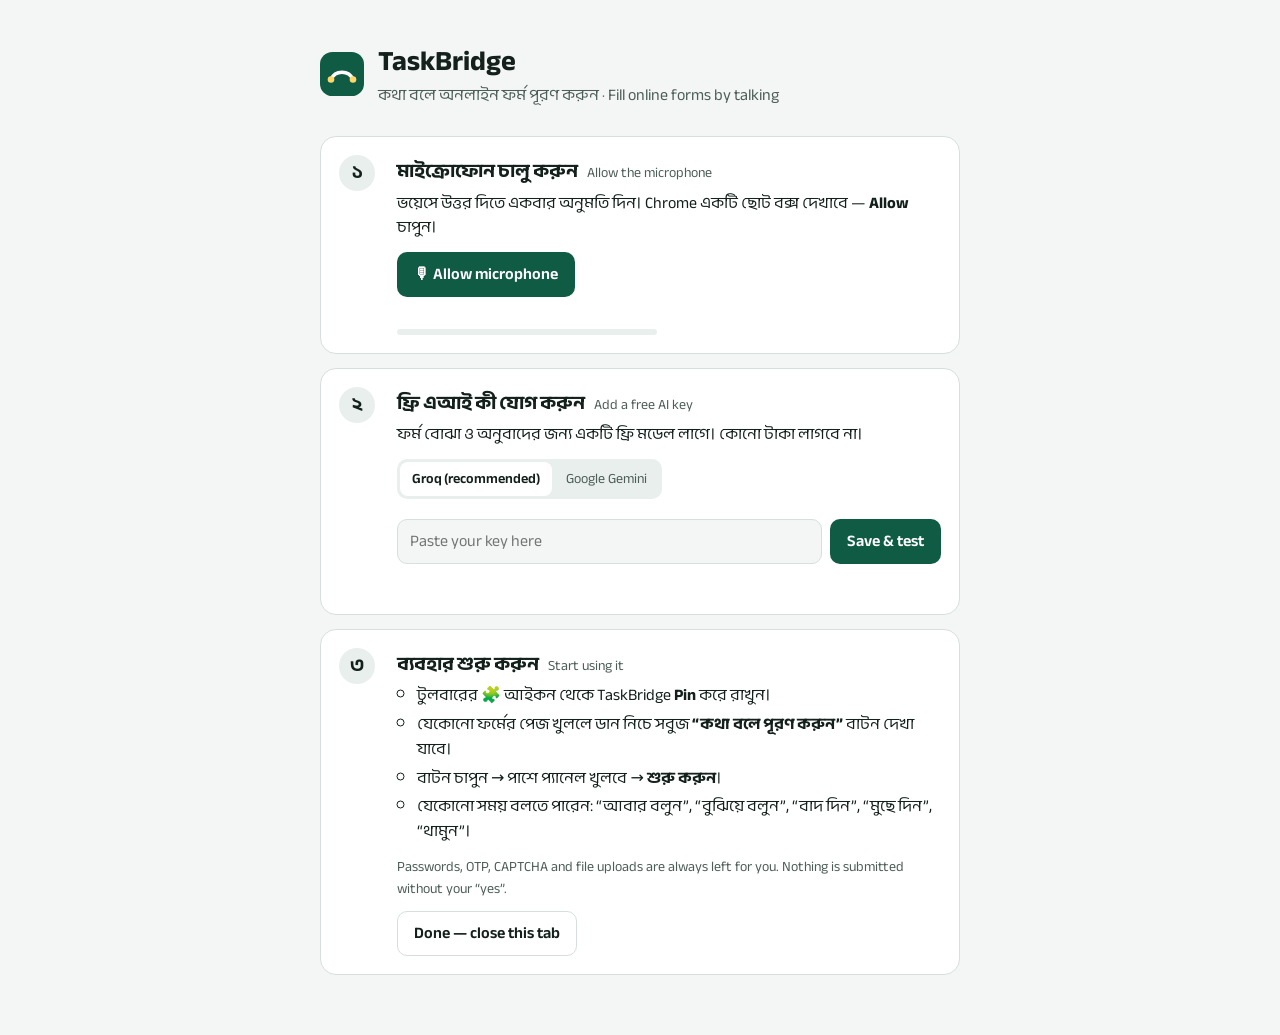
<file: extension/permission/permission.html>
<!doctype html>
<html lang="bn">
<head>
  <meta charset="utf-8" />
  <meta name="viewport" content="width=device-width, initial-scale=1" />
  <title>TaskBridge — Setup</title>
  <link rel="preconnect" href="https://fonts.googleapis.com" />
  <link rel="preconnect" href="https://fonts.gstatic.com" crossorigin />
  <link href="https://fonts.googleapis.com/css2?family=Anek+Bangla:wght@400;500;600;700&display=swap" rel="stylesheet" />
  <link rel="stylesheet" href="permission.css" />
</head>
<body>
  <main class="wrap">
    <header class="head">
      <svg viewBox="0 0 32 32" width="44" height="44" aria-hidden="true"><rect width="32" height="32" rx="9" fill="#0F5B43"/><path d="M8 20c3-7 13-7 16 0" stroke="#fff" stroke-width="2.6" fill="none" stroke-linecap="round"/><circle cx="8" cy="20" r="2.4" fill="#FFD66B"/><circle cx="24" cy="20" r="2.4" fill="#FFD66B"/></svg>
      <div>
        <h1>TaskBridge</h1>
        <p class="sub">কথা বলে অনলাইন ফর্ম পূরণ করুন · Fill online forms by talking</p>
      </div>
    </header>

    <ol class="steps">
      <!-- Step 1: microphone -->
      <li class="step" id="stepMic">
        <span class="num">১</span>
        <div class="body">
          <h2>মাইক্রোফোন চালু করুন <small>Allow the microphone</small></h2>
          <p>ভয়েসে উত্তর দিতে একবার অনুমতি দিন। Chrome একটি ছোট বক্স দেখাবে — <b>Allow</b> চাপুন।</p>
          <button type="button" class="btn primary" id="btnMic">🎙 Allow microphone</button>
          <p class="state" id="micState" role="status"></p>
          <div class="meter" aria-hidden="true"><span id="meter"></span></div>
        </div>
      </li>

      <!-- Step 2: free key -->
      <li class="step" id="stepKey">
        <span class="num">২</span>
        <div class="body">
          <h2>ফ্রি এআই কী যোগ করুন <small>Add a free AI key</small></h2>
          <p>ফর্ম বোঝা ও অনুবাদের জন্য একটি ফ্রি মডেল লাগে। কোনো টাকা লাগবে না।</p>
          <div class="seg" id="providerSeg">
            <button type="button" data-provider="groq" aria-checked="true">Groq (recommended)</button>
            <button type="button" data-provider="gemini" aria-checked="false">Google Gemini</button>
          </div>
          <p class="hint" id="keyHint"></p>
          <div class="key-row">
            <input type="password" id="apiKey" spellcheck="false" autocomplete="off" placeholder="Paste your key here" />
            <button type="button" class="btn primary" id="btnSaveKey">Save &amp; test</button>
          </div>
          <p class="state" id="keyState" role="status"></p>
        </div>
      </li>

      <!-- Step 3: use it -->
      <li class="step">
        <span class="num">৩</span>
        <div class="body">
          <h2>ব্যবহার শুরু করুন <small>Start using it</small></h2>
          <ul class="tips">
            <li>টুলবারের 🧩 আইকন থেকে TaskBridge <b>Pin</b> করে রাখুন।</li>
            <li>যেকোনো ফর্মের পেজ খুললে ডান নিচে সবুজ <b>“কথা বলে পূরণ করুন”</b> বাটন দেখা যাবে।</li>
            <li>বাটন চাপুন → পাশে প্যানেল খুলবে → <b>শুরু করুন</b>।</li>
            <li>যেকোনো সময় বলতে পারেন: “আবার বলুন”, “বুঝিয়ে বলুন”, “বাদ দিন”, “মুছে দিন”, “থামুন”।</li>
          </ul>
          <p class="hint">Passwords, OTP, CAPTCHA and file uploads are always left for you. Nothing is submitted without your “yes”.</p>
          <button type="button" class="btn" id="btnClose">Done — close this tab</button>
        </div>
      </li>
    </ol>
  </main>
  <script type="module" src="permission.js"></script>
</body>
</html>
</file>
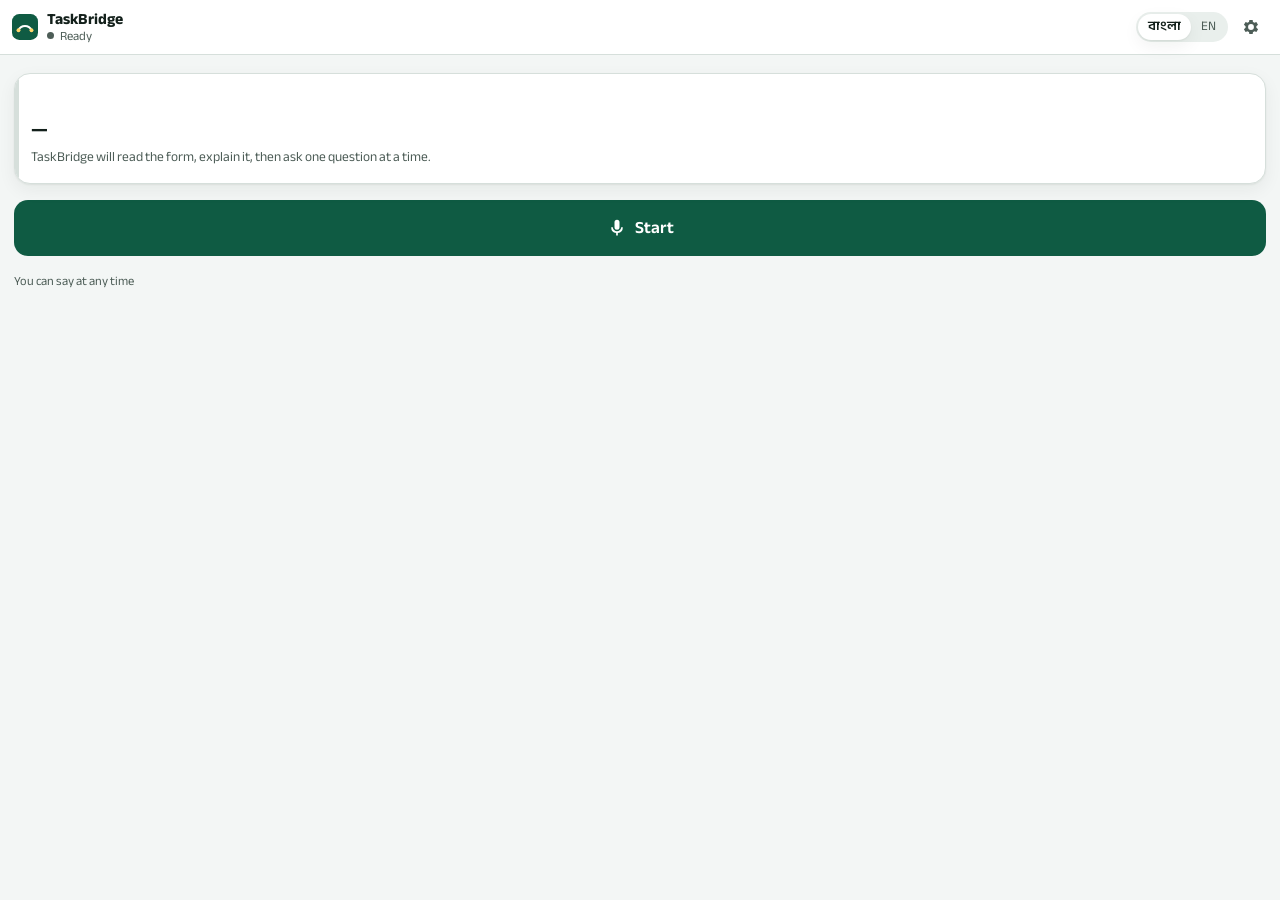
<file: extension/sidepanel/sidepanel.html>
<!doctype html>
<html lang="bn">
<head>
  <meta charset="utf-8" />
  <meta name="viewport" content="width=device-width, initial-scale=1" />
  <title>TaskBridge</title>
  <link rel="preconnect" href="https://fonts.googleapis.com" />
  <link rel="preconnect" href="https://fonts.gstatic.com" crossorigin />
  <link href="https://fonts.googleapis.com/css2?family=Anek+Bangla:wght@400;500;600;700&display=swap" rel="stylesheet" />
  <link rel="stylesheet" href="sidepanel.css" />
</head>
<body>
  <div class="app" id="app" data-mode="idle">
    <!-- ================= HEADER ================= -->
    <header class="top">
      <div class="brand">
        <span class="logo" aria-hidden="true">
          <svg viewBox="0 0 32 32" width="26" height="26"><rect width="32" height="32" rx="9" fill="currentColor"/><path d="M8 20c3-7 13-7 16 0" stroke="#fff" stroke-width="2.6" fill="none" stroke-linecap="round"/><circle cx="8" cy="20" r="2.4" fill="#FFD66B"/><circle cx="24" cy="20" r="2.4" fill="#FFD66B"/></svg>
        </span>
        <div class="brand-text">
          <strong>TaskBridge</strong>
          <span class="status" id="status"><i class="dot"></i><span id="statusText">Ready</span></span>
        </div>
      </div>
      <div class="top-actions">
        <div class="lang" role="radiogroup" aria-label="Language">
          <button type="button" role="radio" data-lang="bn" aria-checked="true">বাংলা</button>
          <button type="button" role="radio" data-lang="en" aria-checked="false">EN</button>
        </div>
        <button type="button" class="icon-btn" id="btnSettings" title="Settings" aria-label="Settings">
          <svg viewBox="0 0 24 24" width="20" height="20"><path fill="currentColor" d="M19.4 13a7.7 7.7 0 0 0 0-2l2-1.6-2-3.4-2.4 1a7.4 7.4 0 0 0-1.7-1L15 3.5h-4l-.4 2.5a7.4 7.4 0 0 0-1.7 1l-2.4-1-2 3.4 2 1.6a7.7 7.7 0 0 0 0 2l-2 1.6 2 3.4 2.4-1a7.4 7.4 0 0 0 1.7 1l.4 2.5h4l.4-2.5a7.4 7.4 0 0 0 1.7-1l2.4 1 2-3.4-2-1.6ZM13 15.5a3.5 3.5 0 1 1 0-7 3.5 3.5 0 0 1 0 7Z" transform="translate(-1)"/></svg>
        </button>
      </div>
    </header>

    <!-- progress strip -->
    <div class="progress-strip" id="progressStrip" hidden>
      <div class="bar"><span id="progressFill"></span></div>
      <span class="progress-text" id="progressText"></span>
      <button type="button" class="link" id="btnReviewTop" data-i18n="ui_review">Review</button>
    </div>

    <!-- other-tab banner -->
    <div class="banner" id="otherTab" hidden>
      <span data-i18n="ui_otherTab">A session is running in another tab.</span>
      <button type="button" class="btn small" id="btnSwitchHere" data-i18n="ui_switchHere">Start again here</button>
    </div>

    <!-- ================= SETUP CARDS ================= -->
    <section class="setup" id="setupKey" hidden>
      <h2 data-i18n="ui_setupTitle">Add a free AI key</h2>
      <p data-i18n="ui_setupText">TaskBridge uses a free AI model to understand forms and translate.</p>
      <button type="button" class="btn primary" id="btnOpenSettings" data-i18n="ui_openSettings">Open settings</button>
    </section>

    <section class="setup mic" id="setupMic" hidden>
      <h2 data-i18n="ui_micTitle">Turn on the microphone</h2>
      <p data-i18n="ui_micText">Allow microphone access once to answer by voice.</p>
      <button type="button" class="btn primary" id="btnMicSetup" data-i18n="ui_micButton">Allow microphone</button>
    </section>

    <!-- ================= START (not running) ================= -->
    <section class="hero" id="hero">
      <div class="hero-page" id="heroPage">
        <span class="hero-kicker" id="heroKicker"></span>
        <h1 id="heroTitle">—</h1>
        <p class="muted" id="heroHint" data-i18n="ui_startHint">TaskBridge will read the form, explain it, then ask one question at a time.</p>
      </div>
      <button type="button" class="btn primary big" id="btnStart">
        <svg viewBox="0 0 24 24" width="20" height="20" aria-hidden="true"><path fill="currentColor" d="M12 14a3 3 0 0 0 3-3V5a3 3 0 1 0-6 0v6a3 3 0 0 0 3 3Zm5-3a5 5 0 0 1-10 0H5a7 7 0 0 0 6 6.92V21h2v-3.08A7 7 0 0 0 19 11h-2Z"/></svg>
        <span data-i18n="ui_start">Start</span>
      </button>
      <div class="say-list">
        <span class="muted small" data-i18n="ui_youCanSay">You can say at any time</span>
        <div class="chips static" id="sayChips"></div>
      </div>
    </section>

    <!-- ================= TABS ================= -->
    <nav class="tabs" id="tabs" role="tablist" hidden>
      <button type="button" role="tab" data-tab="chat" aria-selected="true"><span data-i18n="ui_tabChat">Conversation</span></button>
      <button type="button" role="tab" data-tab="progress" aria-selected="false"><span data-i18n="ui_tabProgress">Progress</span></button>
      <button type="button" role="tab" data-tab="history" aria-selected="false"><span data-i18n="ui_tabHistory">Changes</span><em class="count" id="historyCount"></em></button>
      <button type="button" role="tab" data-tab="docs" aria-selected="false"><span data-i18n="ui_tabDocs">Documents</span><em class="count" id="docsCount"></em></button>
    </nav>

    <main class="panes" id="panes" hidden>
      <!-- Conversation -->
      <section class="pane" data-pane="chat">
        <div class="now-card" id="nowCard" hidden>
          <div class="now-meta">
            <span class="now-label" data-i18n="ui_currentField">Current field</span>
            <span class="now-section" id="nowSection"></span>
          </div>
          <div class="now-field" id="nowField"></div>
          <div class="now-actions">
            <button type="button" class="chip" data-cmd="explain" data-i18n="ui_explain">Explain</button>
            <button type="button" class="chip" data-cmd="repeat" data-i18n="ui_repeat">Repeat</button>
            <button type="button" class="chip" data-cmd="skip" data-i18n="ui_skip">Skip</button>
          </div>
        </div>
        <div class="blocked-bar" id="blockedBar" hidden>
          <span data-i18n="ui_blockedHint">Fix the highlighted field on the page, then continue.</span>
          <button type="button" class="btn small primary" id="btnRecheck" data-i18n="ui_recheck">I fixed it — check again</button>
        </div>
        <div class="errors" id="errorsBox" hidden>
          <strong data-i18n="ui_errorsTitle">These fields need fixing</strong>
          <ul id="errorsList"></ul>
        </div>
        <ol class="log" id="log" aria-live="polite"></ol>
      </section>

      <!-- Progress -->
      <section class="pane" data-pane="progress" hidden>
        <div class="docs-needed" id="docsNeeded" hidden>
          <strong data-i18n="ui_documents">You will need</strong>
          <ul id="docsNeededList"></ul>
        </div>
        <div id="progressList"></div>
      </section>

      <!-- History -->
      <section class="pane" data-pane="history" hidden>
        <p class="empty" id="historyEmpty" data-i18n="ui_noHistory">No fields filled yet.</p>
        <ol class="history" id="historyList"></ol>
      </section>

      <!-- Documents -->
      <section class="pane" data-pane="docs" hidden>
        <p class="muted" data-i18n="ui_docsIntro">Add a photo of your NID, certificate or mark sheet.</p>
        <label class="drop" id="drop">
          <input type="file" id="docInput" accept="image/*,application/pdf" multiple hidden />
          <svg viewBox="0 0 24 24" width="28" height="28" aria-hidden="true"><path fill="currentColor" d="M14 2H6a2 2 0 0 0-2 2v16c0 1.1.9 2 2 2h12a2 2 0 0 0 2-2V8l-6-6Zm4 18H6V4h7v5h5v11Zm-9-6 2 2 4-4 1.4 1.4L11 18.8 7.6 15.4 9 14Z"/></svg>
          <span data-i18n="ui_docsPick">Choose a photo or PDF</span>
        </label>
        <div class="cand-head" id="candHead" hidden>
          <button type="button" class="btn small primary" id="btnAcceptAll" data-i18n="ui_acceptAll">Fill in all</button>
        </div>
        <ul class="cands" id="candList"></ul>
      </section>
    </main>

    <!-- ================= DOCK ================= -->
    <footer class="dock" id="dock" hidden>
      <div class="interim" id="interim" aria-live="polite"></div>
      <div class="dock-row">
        <button type="button" class="ctl" id="btnPause" title="Pause">
          <svg viewBox="0 0 24 24" width="18" height="18" class="i-pause"><path fill="currentColor" d="M7 5h4v14H7zM13 5h4v14h-4z"/></svg>
          <svg viewBox="0 0 24 24" width="18" height="18" class="i-play"><path fill="currentColor" d="M8 5v14l11-7z"/></svg>
          <span id="pauseLabel" data-i18n="ui_pause">Pause</span>
        </button>
        <button type="button" class="mic" id="btnMic" aria-label="Microphone">
          <span class="ring" id="micRing"></span>
          <svg viewBox="0 0 24 24" width="30" height="30" aria-hidden="true"><path fill="currentColor" d="M12 14a3 3 0 0 0 3-3V5a3 3 0 1 0-6 0v6a3 3 0 0 0 3 3Zm5-3a5 5 0 0 1-10 0H5a7 7 0 0 0 6 6.92V21h2v-3.08A7 7 0 0 0 19 11h-2Z"/></svg>
        </button>
        <button type="button" class="ctl" id="btnUndo" title="Undo">
          <svg viewBox="0 0 24 24" width="18" height="18"><path fill="currentColor" d="M12.5 8c-2.65 0-5.05 1-6.9 2.6L2 7v9h9l-3.62-3.62A7.95 7.95 0 0 1 20.1 16l2.37-.78A10.5 10.5 0 0 0 12.5 8Z"/></svg>
          <span data-i18n="ui_undo">Undo</span>
        </button>
      </div>
      <form class="type-row" id="typeForm" autocomplete="off">
        <input type="text" id="typeInput" data-i18n-ph="ui_typeHere" placeholder="You can also type your answer…" />
        <button type="submit" class="send" aria-label="Send">
          <svg viewBox="0 0 24 24" width="18" height="18"><path fill="currentColor" d="M3 20.5 21 12 3 3.5v6.6L15 12 3 13.9z"/></svg>
        </button>
      </form>
      <button type="button" class="link end" id="btnStop" data-i18n="ui_stop">End</button>
    </footer>

    <!-- ================= REVIEW SHEET ================= -->
    <div class="sheet" id="review" hidden role="dialog" aria-modal="true" aria-labelledby="reviewTitle">
      <div class="sheet-inner">
        <div class="sheet-head">
          <h2 id="reviewTitle" data-i18n="ui_reviewTitle">Check before submitting</h2>
          <button type="button" class="icon-btn" id="btnCloseReview" aria-label="Close">✕</button>
        </div>
        <div class="warn-box" id="reviewWarn" hidden></div>
        <div id="reviewList"></div>
        <div class="sheet-foot">
          <button type="button" class="btn primary" id="btnSubmit" data-i18n="ui_submit">Submit form</button>
          <button type="button" class="btn ghost" id="btnSubmitSelf" data-i18n="ui_submitSelf">I'll submit myself</button>
        </div>
      </div>
    </div>

    <!-- ================= SETTINGS ================= -->
    <div class="sheet settings" id="settings" hidden role="dialog" aria-modal="true" aria-labelledby="settingsTitle">
      <div class="sheet-inner">
        <div class="sheet-head">
          <h2 id="settingsTitle" data-i18n="ui_settings">Settings</h2>
          <button type="button" class="icon-btn" id="btnCloseSettings" aria-label="Close">✕</button>
        </div>

        <fieldset class="group">
          <legend>AI model <span class="bn">এআই মডেল</span></legend>
          <div class="seg" id="providerSeg" role="radiogroup">
            <button type="button" data-provider="groq">Groq</button>
            <button type="button" data-provider="gemini">Gemini</button>
            <button type="button" data-provider="openai_compat">OpenRouter / Local</button>
          </div>

          <div class="prov" data-prov="groq">
            <p class="hint">Free key: <a href="https://console.groq.com/keys" target="_blank" rel="noopener">console.groq.com/keys</a> — fast, also powers Whisper speech recognition.</p>
            <label class="f">API key <span class="key-wrap"><input type="password" id="groqKey" spellcheck="false" placeholder="gsk_…" /><button type="button" class="eye" data-eye="groqKey">👁</button></span></label>
            <label class="f">Model <input type="text" id="groqModel" list="modelList" spellcheck="false" /></label>
            <label class="f">Vision model (documents) <input type="text" id="groqVisionModel" list="modelList" spellcheck="false" /></label>
          </div>

          <div class="prov" data-prov="gemini">
            <p class="hint">Free key: <a href="https://aistudio.google.com/apikey" target="_blank" rel="noopener">aistudio.google.com/apikey</a> — reads photos and PDFs.</p>
            <label class="f">API key <span class="key-wrap"><input type="password" id="geminiKey" spellcheck="false" placeholder="AIza…" /><button type="button" class="eye" data-eye="geminiKey">👁</button></span></label>
            <label class="f">Model <input type="text" id="geminiModel" list="modelList" spellcheck="false" /></label>
          </div>

          <div class="prov" data-prov="openai_compat">
            <p class="hint">OpenRouter (<a href="https://openrouter.ai/keys" target="_blank" rel="noopener">free key</a>, use a model ending in <code>:free</code>) or a local server such as Ollama <code>http://localhost:11434/v1</code> (no key).</p>
            <label class="f">Base URL <input type="url" id="compatBaseUrl" spellcheck="false" /></label>
            <label class="f">API key <span class="key-wrap"><input type="password" id="compatKey" spellcheck="false" placeholder="optional for localhost" /><button type="button" class="eye" data-eye="compatKey">👁</button></span></label>
            <label class="f">Model <input type="text" id="compatModel" list="modelList" spellcheck="false" /></label>
          </div>
          <datalist id="modelList"></datalist>

          <div class="row-btns">
            <button type="button" class="btn small" id="btnLoadModels">Load models</button>
            <button type="button" class="btn small primary" id="btnTest">Test connection</button>
          </div>
          <p class="test-result" id="testResult" role="status"></p>
        </fieldset>

        <fieldset class="group">
          <legend>Voice <span class="bn">ভয়েস</span></legend>
          <label class="f">Speech recognition <span class="bn">কথা চেনা</span>
            <select id="sttEngine">
              <option value="browser">Chrome built-in (free, no key)</option>
              <option value="whisper">Groq Whisper (free key, better Bangla)</option>
            </select>
          </label>
          <label class="f" id="whisperKeyRow" hidden>Groq key for Whisper
            <span class="key-wrap"><input type="password" id="groqKey2" spellcheck="false" placeholder="gsk_…" /><button type="button" class="eye" data-eye="groqKey2">👁</button></span>
          </label>
          <label class="f">Assistant language <span class="bn">সহকারীর ভাষা</span>
            <select id="userLang"><option value="bn">বাংলা</option><option value="en">English</option></select>
          </label>
          <label class="sw"><input type="checkbox" id="tts" /><span>Speak questions aloud <span class="bn">প্রশ্ন পড়ে শোনাবে</span></span></label>
          <label class="sw"><input type="checkbox" id="onlineBanglaVoice" /><span>Online Bangla voice if none installed <span class="bn">বাংলা ভয়েস না থাকলে অনলাইন ভয়েস</span></span></label>
          <label class="f">Speaking speed <input type="range" id="speechRate" min="0.6" max="1.4" step="0.1" /></label>
          <button type="button" class="btn small" id="btnTestVoice">Play a test sentence</button>
          <p class="hint" id="voiceInfo"></p>
        </fieldset>

        <fieldset class="group">
          <legend>Behaviour <span class="bn">আচরণ</span></legend>
          <label class="sw"><input type="checkbox" id="autoListen" /><span>Listen automatically after each question</span></label>
          <label class="sw"><input type="checkbox" id="autoNext" /><span>Press "Next" automatically when a step is complete</span></label>
          <label class="sw"><input type="checkbox" id="confirmLowConfidence" /><span>Read back uncertain answers before filling</span></label>
          <label class="sw"><input type="checkbox" id="confirmCritical" /><span>Always read back names, numbers, emails and dates <span class="bn">নাম, নম্বর, ইমেইল, তারিখ সবসময় শুনিয়ে নিশ্চিত করবে</span></span></label>
        </fieldset>

        <fieldset class="group">
          <legend>Privacy <span class="bn">গোপনীয়তা</span></legend>
          <p class="hint">Keys and unfinished sessions stay on this computer only. Documents are sent to your AI provider for reading and are never saved.</p>
          <button type="button" class="btn small danger" id="btnClearData">Delete saved sessions</button>
        </fieldset>
      </div>
    </div>

    <div class="toast" id="toast" role="status" hidden></div>
  </div>

  <script type="module" src="sidepanel.js"></script>
</body>
</html>
</file>
<file: demo-portal/portal.css>
/* Shikkha Setu — demo e-service portal (synthetic, for testing TaskBridge) */
:root {
  --navy: #1b2a3a;
  --navy-2: #26394d;
  --flag-g: #006a4e;
  --flag-r: #f42a41;
  --accent: #0b5cad;
  --bg: #f4f5f7;
  --card: #ffffff;
  --ink: #1d232b;
  --ink-2: #5a6572;
  --line: #d9dee4;
  --err: #c62828;
  --ok: #2e7d32;
  --font: 'Hind Siliguri', 'Noto Sans Bengali', system-ui, -apple-system, 'Segoe UI', Roboto, sans-serif;
}
* { box-sizing: border-box; }
[hidden] { display: none !important; }
body { margin: 0; font-family: var(--font); color: var(--ink); background: var(--bg); line-height: 1.5; font-size: 15.5px; }
a { color: var(--accent); }

.demo-bar { background: #fff4d6; color: #6b4d00; text-align: center; font-size: 13px; padding: 5px 10px; border-bottom: 1px solid #f0d58a; }
.gov-head { background: var(--navy); color: #fff; border-bottom: 4px solid var(--flag-g); position: relative; }
.gov-head::after { content: ''; position: absolute; left: 0; bottom: -4px; width: 90px; height: 4px; background: var(--flag-r); }
.gov-head .in { max-width: 980px; margin: 0 auto; padding: 14px 20px; display: flex; align-items: center; gap: 14px; flex-wrap: wrap; }
.seal { width: 44px; height: 44px; border-radius: 50%; background: var(--flag-g); display: grid; place-items: center; box-shadow: inset 0 0 0 3px #fff2; }
.seal i { width: 18px; height: 18px; border-radius: 50%; background: var(--flag-r); display: block; }
.gov-head .t strong { display: block; font-size: 18px; }
.gov-head .t span { font-size: 13px; opacity: 0.8; }
.gov-head nav { margin-left: auto; display: flex; gap: 16px; font-size: 14px; }
.gov-head nav a { color: #cfe0f2; text-decoration: none; }
.gov-head nav a:hover, .gov-head nav a[aria-current='page'] { color: #fff; text-decoration: underline; }

main { max-width: 980px; margin: 0 auto; padding: 26px 20px 60px; }
.page-title { margin: 0 0 4px; font-size: 26px; }
.page-sub { margin: 0 0 18px; color: var(--ink-2); }
.notice { background: #eef5fc; border-left: 4px solid var(--accent); padding: 10px 14px; border-radius: 4px; margin: 0 0 20px; font-size: 14.5px; }

/* ---------- landing ---------- */
.services { display: grid; grid-template-columns: repeat(auto-fit, minmax(260px, 1fr)); gap: 16px; }
.service { background: var(--card); border: 1px solid var(--line); border-radius: 8px; padding: 18px; display: flex; flex-direction: column; gap: 6px; }
.service h2 { margin: 0; font-size: 18px; }
.service p { margin: 0; color: var(--ink-2); font-size: 14.5px; flex: 1; }
.service .go { align-self: flex-start; margin-top: 8px; background: var(--accent); color: #fff; padding: 7px 14px; border-radius: 5px; text-decoration: none; font-weight: 600; }
.service .tag { font-size: 12px; color: var(--flag-g); font-weight: 700; }

/* ---------- wizard ---------- */
.layout { display: grid; grid-template-columns: 220px 1fr; gap: 22px; align-items: start; }
@media (max-width: 760px) { .layout { grid-template-columns: 1fr; } }
.stepper { list-style: none; margin: 0; padding: 0; counter-reset: s; background: var(--card); border: 1px solid var(--line); border-radius: 8px; overflow: hidden; position: sticky; top: 12px; }
.stepper li { counter-increment: s; padding: 11px 14px; border-top: 1px solid var(--line); font-size: 14.5px; color: var(--ink-2); display: flex; gap: 10px; align-items: center; }
.stepper li:first-child { border-top: 0; }
.stepper li::before { content: counter(s); width: 24px; height: 24px; border-radius: 50%; border: 2px solid var(--line); display: grid; place-items: center; font-size: 12px; font-weight: 700; flex: none; }
.stepper li[aria-current='step'] { color: var(--ink); font-weight: 600; background: #f0f6fd; }
.stepper li[aria-current='step']::before { border-color: var(--accent); color: var(--accent); }
.stepper li.done::before { content: '✓'; background: var(--ok); border-color: var(--ok); color: #fff; }

form.wizard { background: var(--card); border: 1px solid var(--line); border-radius: 8px; padding: 22px 24px; }
.step h2 { margin: 0 0 4px; font-size: 20px; }
.step > p.lead { margin: 0 0 16px; color: var(--ink-2); font-size: 14.5px; }
.step h3 { margin: 22px 0 8px; font-size: 15.5px; color: var(--navy-2); border-bottom: 1px solid var(--line); padding-bottom: 4px; }
.grid { display: grid; grid-template-columns: 1fr 1fr; gap: 0 18px; }
.grid .wide { grid-column: 1 / -1; }
@media (max-width: 620px) { .grid { grid-template-columns: 1fr; } }

.field { margin: 0 0 14px; border: 0; padding: 0; min-width: 0; }
.field > label, .field > legend { display: block; font-weight: 600; font-size: 14.5px; margin-bottom: 4px; padding: 0; }
.field .req::after { content: ' *'; color: var(--err); }
.field input[type='text'], .field input[type='email'], .field input[type='tel'], .field input[type='number'],
.field input[type='date'], .field input[type='password'], .field select, .field textarea {
  width: 100%; font: inherit; padding: 8px 10px; border: 1px solid #b9c2cc; border-radius: 5px; background: #fff; color: var(--ink);
}
.field textarea { min-height: 84px; resize: vertical; }
.field input:focus, .field select:focus, .field textarea:focus { outline: 2px solid #8fb8e6; border-color: var(--accent); }
.field [aria-invalid='true'] { border-color: var(--err) !important; background: #fff8f8; }
.field .help { margin: 4px 0 0; font-size: 13px; color: var(--ink-2); }
.field .error { margin: 4px 0 0; font-size: 13px; color: var(--err); font-weight: 600; }
.field.choice label { display: inline-flex; align-items: center; gap: 6px; margin: 2px 16px 2px 0; font-weight: 400; cursor: pointer; }
.field.choice.col label { display: flex; margin: 4px 0; }
.check { display: flex; gap: 8px; align-items: flex-start; font-weight: 400 !important; }
.check input { margin-top: 4px; }
input[type='file'] { font: inherit; }

.captcha { display: flex; gap: 10px; align-items: center; margin-bottom: 6px; }
.captcha canvas { border: 1px solid var(--line); border-radius: 4px; background: #f6f6f6; }
.captcha button { font: inherit; font-size: 13px; }

.actions { display: flex; gap: 10px; justify-content: space-between; margin-top: 22px; padding-top: 16px; border-top: 1px solid var(--line); }
.actions .right { display: flex; gap: 10px; margin-left: auto; }
.btn { font: inherit; font-weight: 600; padding: 9px 20px; border-radius: 5px; border: 1px solid #b9c2cc; background: #fff; color: var(--ink); cursor: pointer; }
.btn.primary { background: var(--accent); border-color: var(--accent); color: #fff; }
.btn.primary:hover { background: #094e93; }
.btn.submit { background: var(--flag-g); border-color: var(--flag-g); color: #fff; }

.summary-box { background: #fafbfc; border: 1px solid var(--line); border-radius: 6px; padding: 10px 14px; font-size: 14px; }
.summary-box dl { display: grid; grid-template-columns: minmax(140px, 40%) 1fr; gap: 4px 12px; margin: 0; }
.summary-box dt { color: var(--ink-2); }
.summary-box dd { margin: 0; word-break: break-word; }

.form-alert { background: #fdecea; color: var(--err); border: 1px solid #f5c2bd; border-radius: 5px; padding: 9px 12px; margin-bottom: 14px; font-size: 14px; }
.success { background: var(--card); border: 1px solid var(--line); border-top: 5px solid var(--ok); border-radius: 8px; padding: 28px; text-align: center; }
.success h2 { margin: 0 0 6px; color: var(--ok); }
.success .ref { font-size: 22px; font-weight: 700; letter-spacing: 1px; margin: 10px 0; }
.success .summary-box { text-align: left; margin-top: 16px; }

footer.gov-foot { text-align: center; color: var(--ink-2); font-size: 13px; padding: 20px; border-top: 1px solid var(--line); }
</file>
<file: extension/permission/permission.css>
:root {
  --brand: #0f5b43; --brand-2: #14734f; --ok: #1f9d6b; --err: #e4343f; --warn: #c98a00;
  --bg: #f3f6f5; --surface: #fff; --surface-2: #e9efec; --ink: #13201b; --ink-2: #4d5d57; --line: #d6dfdb;
  --font: 'Anek Bangla', 'Hind Siliguri', 'Noto Sans Bengali', 'Nirmala UI', system-ui, sans-serif;
}
@media (prefers-color-scheme: dark) {
  :root { --brand: #2fae7e; --brand-2: #3cc08f; --bg: #0d1512; --surface: #15201c; --surface-2: #1c2a25; --ink: #e7efeb; --ink-2: #9db0a8; --line: #293a33; }
}
* { box-sizing: border-box; }
body { margin: 0; font-family: var(--font); background: var(--bg); color: var(--ink); line-height: 1.55; font-size: 16px; }
.wrap { max-width: 680px; margin: 0 auto; padding: 40px 20px 60px; }
.head { display: flex; gap: 14px; align-items: center; margin-bottom: 28px; }
.head h1 { margin: 0; font-size: 28px; }
.sub { margin: 0; color: var(--ink-2); }
.steps { list-style: none; margin: 0; padding: 0; display: flex; flex-direction: column; gap: 14px; }
.step { display: grid; grid-template-columns: 44px 1fr; gap: 14px; background: var(--surface); border: 1px solid var(--line); border-radius: 16px; padding: 18px; }
.step.done { border-color: color-mix(in srgb, var(--ok) 50%, var(--line)); }
.num { width: 36px; height: 36px; border-radius: 50%; background: var(--surface-2); display: grid; place-items: center; font-weight: 700; font-size: 18px; }
.step.done .num { background: var(--ok); color: #fff; }
.step h2 { margin: 2px 0 4px; font-size: 19px; }
.step h2 small { font-weight: 400; color: var(--ink-2); font-size: 14px; margin-left: 6px; }
.step p { margin: 0 0 12px; }
.btn { font: inherit; font-weight: 600; border: 1px solid var(--line); background: var(--surface); color: var(--ink); padding: 9px 16px; border-radius: 10px; cursor: pointer; }
.btn.primary { background: var(--brand); color: #fff; border-color: transparent; }
.btn.primary:hover { background: var(--brand-2); }
.btn:disabled { opacity: .6; cursor: default; }
.state { font-size: 14px; min-height: 22px; margin: 10px 0 0 !important; }
.state.ok { color: var(--ok); } .state.bad { color: var(--err); }
.meter { height: 6px; background: var(--surface-2); border-radius: 99px; overflow: hidden; max-width: 260px; }
.meter span { display: block; height: 100%; width: 0; background: var(--ok); transition: width .08s linear; }
.seg { display: inline-flex; background: var(--surface-2); border-radius: 10px; padding: 3px; gap: 2px; margin-bottom: 8px; }
.seg button { font: inherit; border: 0; background: none; border-radius: 8px; padding: 6px 12px; color: var(--ink-2); cursor: pointer; font-size: 14px; }
.seg button[aria-checked='true'] { background: var(--surface); color: var(--ink); font-weight: 600; }
.hint { font-size: 14px; color: var(--ink-2); }
.hint a { color: var(--brand); }
.key-row { display: flex; gap: 8px; }
.key-row input { flex: 1; min-width: 0; font: inherit; padding: 9px 12px; border-radius: 10px; border: 1px solid var(--line); background: var(--bg); color: var(--ink); }
.tips { margin: 0 0 12px; padding-left: 20px; }
.tips li { margin: 4px 0; }
</file>
<file: extension/sidepanel/sidepanel.css>
/* TaskBridge side panel */
:root {
  --brand: #0f5b43;
  --brand-2: #14734f;
  --brand-ink: #ffffff;
  --ok: #1f9d6b;
  --warn: #c98a00;
  --err: #e4343f;
  --sun: #ffd66b;

  --bg: #f3f6f5;
  --surface: #ffffff;
  --surface-2: #e9efec;
  --ink: #13201b;
  --ink-2: #4d5d57;
  --line: #d6dfdb;
  --shadow: 0 1px 2px rgba(10, 30, 22, 0.06), 0 6px 18px rgba(10, 30, 22, 0.06);

  --r: 12px;
  --font: 'Anek Bangla', 'Hind Siliguri', 'Noto Sans Bengali', 'Nirmala UI', system-ui, -apple-system, 'Segoe UI', sans-serif;
  color-scheme: light dark;
}

@media (prefers-color-scheme: dark) {
  :root {
    --brand: #2fae7e;
    --brand-2: #3cc08f;
    --brand-ink: #06150f;
    --bg: #0d1512;
    --surface: #15201c;
    --surface-2: #1c2a25;
    --ink: #e7efeb;
    --ink-2: #9db0a8;
    --line: #293a33;
    --shadow: 0 1px 2px rgba(0, 0, 0, 0.3);
  }
}

* { box-sizing: border-box; }
[hidden] { display: none !important; }

html, body { margin: 0; height: 100%; }
body {
  font-family: var(--font);
  font-size: 15px;
  line-height: 1.5;
  color: var(--ink);
  background: var(--bg);
  -webkit-font-smoothing: antialiased;
}
button { font: inherit; color: inherit; cursor: pointer; }
input, select { font: inherit; color: inherit; }
a { color: var(--brand); }
code { font-size: 0.85em; background: var(--surface-2); padding: 1px 4px; border-radius: 4px; }
:focus-visible { outline: 2px solid var(--brand); outline-offset: 2px; }

.app { display: flex; flex-direction: column; height: 100vh; position: relative; }
.muted { color: var(--ink-2); }
.small { font-size: 12.5px; }

/* ---------- header ---------- */
.top {
  display: flex; align-items: center; justify-content: space-between;
  padding: 10px 12px; background: var(--surface); border-bottom: 1px solid var(--line);
}
.brand { display: flex; align-items: center; gap: 9px; min-width: 0; }
.logo { color: var(--brand); display: grid; }
.brand-text { display: flex; flex-direction: column; line-height: 1.15; min-width: 0; }
.brand-text strong { font-size: 15.5px; letter-spacing: 0.1px; }
.status { font-size: 12.5px; color: var(--ink-2); display: inline-flex; align-items: center; gap: 6px; white-space: nowrap; }
.status .dot { width: 7px; height: 7px; border-radius: 50%; background: var(--ink-2); display: inline-block; }
.app[data-mode='listening'] .status .dot { background: var(--err); animation: blink 1s infinite; }
.app[data-mode='asking'] .status .dot,
.app[data-mode='thinking'] .status .dot,
.app[data-mode='analyzing'] .status .dot,
.app[data-mode='navigating'] .status .dot { background: var(--warn); animation: blink 1.4s infinite; }
.app[data-mode='waiting'] .status .dot,
.app[data-mode='reviewing'] .status .dot,
.app[data-mode='done'] .status .dot { background: var(--ok); }
.app[data-mode='blocked'] .status .dot { background: var(--err); }
@keyframes blink { 50% { opacity: 0.25; } }

.top-actions { display: flex; align-items: center; gap: 6px; }
.lang { display: flex; background: var(--surface-2); border-radius: 999px; padding: 2px; }
.lang button { border: 0; background: transparent; padding: 3px 10px; border-radius: 999px; font-size: 13px; color: var(--ink-2); }
.lang button[aria-checked='true'] { background: var(--surface); color: var(--ink); box-shadow: var(--shadow); font-weight: 600; }
.icon-btn { border: 0; background: transparent; width: 34px; height: 34px; border-radius: 9px; display: grid; place-items: center; color: var(--ink-2); }
.icon-btn:hover { background: var(--surface-2); color: var(--ink); }

/* ---------- progress strip ---------- */
.progress-strip {
  display: flex; align-items: center; gap: 10px; padding: 8px 12px;
  background: var(--surface); border-bottom: 1px solid var(--line); font-size: 13px;
}
.progress-strip .bar { flex: 1; height: 6px; background: var(--surface-2); border-radius: 99px; overflow: hidden; }
.progress-strip .bar span { display: block; height: 100%; width: 0; background: var(--ok); transition: width 0.4s ease; }
.progress-text { color: var(--ink-2); white-space: nowrap; font-variant-numeric: tabular-nums; }
.link { border: 0; background: none; color: var(--brand); font-weight: 600; padding: 2px 4px; font-size: 13px; }
.link:hover { text-decoration: underline; }

.banner {
  display: flex; align-items: center; justify-content: space-between; gap: 8px;
  margin: 10px 12px 0; padding: 9px 11px; border-radius: 10px;
  background: color-mix(in srgb, var(--warn) 14%, var(--surface)); border: 1px solid color-mix(in srgb, var(--warn) 40%, transparent);
  font-size: 13px;
}

/* ---------- buttons ---------- */
.btn {
  border: 1px solid var(--line); background: var(--surface); padding: 8px 14px; border-radius: 10px;
  font-weight: 600; display: inline-flex; align-items: center; justify-content: center; gap: 8px;
  transition: background 0.15s, transform 0.1s;
}
.btn:hover { background: var(--surface-2); }
.btn:active { transform: translateY(1px); }
.btn.primary { background: var(--brand); color: var(--brand-ink); border-color: transparent; }
.btn.primary:hover { background: var(--brand-2); }
.btn.ghost { background: transparent; }
.btn.danger { color: var(--err); border-color: color-mix(in srgb, var(--err) 40%, transparent); }
.btn.small { padding: 5px 10px; font-size: 13px; border-radius: 8px; }
.btn.big { width: 100%; padding: 14px; font-size: 17px; border-radius: 14px; }
.btn:disabled { opacity: 0.55; cursor: not-allowed; }

.chip {
  border: 1px solid var(--line); background: var(--surface); border-radius: 999px;
  padding: 3px 11px; font-size: 13px; color: var(--ink);
}
.chip:hover { border-color: var(--brand); color: var(--brand); }
.chips { display: flex; flex-wrap: wrap; gap: 6px; }
.chips.static .chip { cursor: default; }
.chips.static .chip:hover { border-color: var(--line); color: var(--ink); }

/* ---------- setup ---------- */
.setup {
  margin: 12px; padding: 14px; border-radius: var(--r); background: var(--surface);
  border: 1px solid var(--line); border-left: 4px solid var(--brand); box-shadow: var(--shadow);
}
.setup.mic { border-left-color: var(--warn); }
.setup h2 { margin: 0 0 4px; font-size: 16px; }
.setup p { margin: 0 0 10px; color: var(--ink-2); font-size: 13.5px; }

/* ---------- hero ---------- */
.hero { padding: 18px 14px; display: flex; flex-direction: column; gap: 16px; }
.hero-page {
  background: var(--surface); border-radius: 16px; padding: 16px; border: 1px solid var(--line);
  box-shadow: var(--shadow); position: relative; overflow: hidden;
}
.hero-page::before {
  content: ''; position: absolute; inset: 0 auto 0 0; width: 4px; background: var(--line);
}
.hero-page.found::before { background: var(--ok); }
.hero-kicker { font-size: 12.5px; color: var(--ink-2); display: inline-flex; gap: 6px; align-items: center; }
.hero-page.found .hero-kicker { color: var(--ok); font-weight: 600; }
.hero h1 { margin: 4px 0 6px; font-size: 19px; line-height: 1.3; word-break: break-word; }
.hero p { margin: 0; font-size: 13.5px; }
.say-list { display: flex; flex-direction: column; gap: 6px; }

/* ---------- tabs ---------- */
.tabs {
  display: flex; gap: 2px; padding: 0 8px; background: var(--surface); border-bottom: 1px solid var(--line);
  overflow-x: auto; scrollbar-width: none;
}
.tabs button {
  border: 0; background: none; padding: 9px 9px 8px; font-size: 13.5px; color: var(--ink-2);
  border-bottom: 2.5px solid transparent; white-space: nowrap; display: inline-flex; align-items: center; gap: 5px;
}
.tabs button[aria-selected='true'] { color: var(--ink); border-bottom-color: var(--brand); font-weight: 600; }
.count { font-style: normal; font-size: 11px; background: var(--surface-2); border-radius: 99px; padding: 0 6px; min-width: 18px; text-align: center; }
.count:empty { display: none; }

.panes { flex: 1; overflow: hidden; display: flex; flex-direction: column; }
.pane { flex: 1; overflow-y: auto; padding: 12px; scroll-behavior: smooth; }

/* ---------- current field card ---------- */
.now-card {
  position: sticky; top: -12px; z-index: 2; margin: -12px -12px 12px; padding: 11px 13px;
  background: var(--brand); color: var(--brand-ink);
}
.now-meta { display: flex; justify-content: space-between; gap: 8px; font-size: 12px; opacity: 0.85; }
.now-section { text-align: right; overflow: hidden; text-overflow: ellipsis; white-space: nowrap; }
.now-field { font-size: 17px; font-weight: 600; margin: 1px 0 8px; line-height: 1.3; }
.now-field .req { color: var(--sun); margin-left: 3px; }
.now-actions { display: flex; gap: 6px; flex-wrap: wrap; }
.now-card .chip { background: rgba(255, 255, 255, 0.14); border-color: rgba(255, 255, 255, 0.28); color: inherit; }
.now-card .chip:hover { background: rgba(255, 255, 255, 0.24); color: inherit; border-color: rgba(255, 255, 255, 0.5); }

/* ---------- blocked ---------- */
.blocked-bar {
  display: flex; flex-direction: column; gap: 8px; align-items: flex-start; margin-bottom: 12px; padding: 10px 12px;
  border-radius: 10px; background: color-mix(in srgb, var(--warn) 13%, var(--surface));
  border: 1px solid color-mix(in srgb, var(--warn) 38%, transparent); font-size: 13.5px;
}

/* ---------- validation errors ---------- */
.errors {
  background: color-mix(in srgb, var(--err) 9%, var(--surface)); border: 1px solid color-mix(in srgb, var(--err) 35%, transparent);
  border-radius: 10px; padding: 9px 11px; margin-bottom: 12px; font-size: 13.5px;
}
.errors ul { margin: 4px 0 0; padding-left: 18px; }
.errors li { margin: 2px 0; }
.errors li b { font-weight: 600; }

/* ---------- conversation log ---------- */
.log { list-style: none; margin: 0; padding: 0; display: flex; flex-direction: column; gap: 8px; }
.msg { max-width: 92%; animation: rise 0.22s ease both; }
@keyframes rise { from { opacity: 0; transform: translateY(4px); } }
@media (prefers-reduced-motion: reduce) { .msg { animation: none; } .pane { scroll-behavior: auto; } }

.msg.assistant, .msg.user {
  padding: 8px 12px; border-radius: 14px; box-shadow: var(--shadow); position: relative; word-wrap: break-word;
}
.msg.assistant { background: var(--surface); border-bottom-left-radius: 4px; align-self: flex-start; }
.msg.assistant.question { border-left: 3px solid var(--brand); }
.msg.assistant.small { box-shadow: none; background: transparent; padding: 0 4px; color: var(--ink-2); font-size: 13.5px; }
.msg.assistant.intro { background: color-mix(in srgb, var(--brand) 8%, var(--surface)); }
.msg.user { background: var(--brand); color: var(--brand-ink); border-bottom-right-radius: 4px; align-self: flex-end; }
.msg .src { font-size: 11px; opacity: 0.75; display: block; margin-top: 2px; }
.msg .replay {
  border: 0; background: none; color: inherit; opacity: 0.35; padding: 0 0 0 6px; font-size: 12px;
  vertical-align: middle; transition: opacity 0.15s;
}
.msg.assistant:hover .replay, .msg .replay:focus-visible { opacity: 1; }

.msg.line {
  align-self: stretch; max-width: 100%; display: flex; align-items: center; gap: 8px;
  font-size: 13.5px; padding: 6px 10px; border-radius: 9px; background: var(--surface-2);
}
.msg.fill { background: color-mix(in srgb, var(--ok) 11%, var(--surface)); }
.msg.fill .tick { color: var(--ok); font-weight: 700; }
.msg.fill.unverified { background: color-mix(in srgb, var(--warn) 12%, var(--surface)); }
.msg.fill.unverified .tick { color: var(--warn); }
.msg.fill .txt { flex: 1; min-width: 0; }
.msg.skip, .msg.undo { color: var(--ink-2); }
.msg.system { align-self: center; font-size: 12.5px; color: var(--ink-2); background: none; padding: 0; }
.msg.error, .msg.warn { align-self: stretch; max-width: 100%; padding: 8px 11px; border-radius: 9px; font-size: 13.5px; }
.msg.error { background: color-mix(in srgb, var(--err) 10%, var(--surface)); border: 1px solid color-mix(in srgb, var(--err) 30%, transparent); }
.msg.warn { background: color-mix(in srgb, var(--warn) 12%, var(--surface)); border: 1px solid color-mix(in srgb, var(--warn) 32%, transparent); }

.badge {
  font-size: 11px; padding: 0 7px; border-radius: 99px; border: 1px solid var(--line); background: var(--surface);
  color: var(--ink-2); white-space: nowrap; display: inline-flex; align-items: center; gap: 3px;
}
.badge.voice { color: #0b6e99; border-color: #9fd3ea; }
.badge.typed { color: #6b4fbb; border-color: #cfc3f0; }
.badge.document { color: #9a5b00; border-color: #efcf9c; }
.badge.manual { color: var(--ink-2); }
.badge.restored { color: var(--brand); }
@media (prefers-color-scheme: dark) {
  .badge.voice { color: #7fcdf0; border-color: #245a70; }
  .badge.typed { color: #b9a6ff; border-color: #463a73; }
  .badge.document { color: #f0c27b; border-color: #6b4d1d; }
}

/* ---------- progress list ---------- */
.docs-needed {
  background: var(--surface); border: 1px dashed var(--line); border-radius: 10px; padding: 9px 12px; margin-bottom: 12px; font-size: 13.5px;
}
.docs-needed ul { margin: 4px 0 0; padding-left: 18px; }
.sec { margin-bottom: 14px; }
.sec-head { display: flex; align-items: center; gap: 8px; margin-bottom: 6px; }
.sec-head h3 { margin: 0; font-size: 13.5px; font-weight: 600; flex: 1; }
.sec-head .state { font-size: 12px; color: var(--ink-2); font-variant-numeric: tabular-nums; }
.sec-head .state.complete { color: var(--ok); }
.sec-head .state.blocked { color: var(--err); }
.items { list-style: none; margin: 0; padding: 0; background: var(--surface); border: 1px solid var(--line); border-radius: 10px; overflow: hidden; }
.item { display: grid; grid-template-columns: 18px 1fr auto; gap: 8px; align-items: start; padding: 8px 10px; border-top: 1px solid var(--line); font-size: 13.5px; }
.item:first-child { border-top: 0; }
.item .ic { width: 16px; height: 16px; border-radius: 50%; border: 2px solid var(--line); margin-top: 3px; }
.item.filled .ic { background: var(--ok); border-color: var(--ok); box-shadow: inset 0 0 0 2px var(--surface); }
.item.skipped .ic { border-style: dashed; border-color: var(--warn); }
.item.current { background: color-mix(in srgb, var(--brand) 8%, var(--surface)); }
.item.current .ic { border-color: var(--brand); background: radial-gradient(var(--brand) 40%, transparent 45%); }
.item.error .ic { border-color: var(--err); background: var(--err); }
.item.manual .ic { border-color: var(--ink-2); border-radius: 4px; }
.item .lbl { min-width: 0; }
.item .lbl .name { display: block; }
.item .lbl .req { color: var(--err); }
.item .lbl .val { display: block; color: var(--ink-2); font-size: 12.5px; word-break: break-word; }
.item .side { display: flex; flex-direction: column; align-items: flex-end; gap: 3px; }
.item .side .act { border: 0; background: none; color: var(--brand); font-size: 12px; padding: 0; font-weight: 600; }
.item .side .act:hover { text-decoration: underline; }
.item.editing { grid-template-columns: 1fr; }
.edit-row { display: flex; gap: 6px; margin-top: 4px; }
.edit-row input, .edit-row select {
  flex: 1; min-width: 0; padding: 5px 8px; border: 1px solid var(--line); border-radius: 7px; background: var(--bg);
}

/* ---------- history ---------- */
.empty { color: var(--ink-2); text-align: center; padding: 30px 10px; font-size: 13.5px; }
.history { list-style: none; margin: 0; padding: 0; display: flex; flex-direction: column; gap: 6px; }
.hist {
  display: grid; grid-template-columns: 1fr auto; gap: 8px; align-items: center;
  background: var(--surface); border: 1px solid var(--line); border-radius: 10px; padding: 8px 10px; font-size: 13.5px;
}
.hist .meta { display: flex; gap: 6px; align-items: center; font-size: 11.5px; color: var(--ink-2); margin-top: 2px; flex-wrap: wrap; }
.hist .from { text-decoration: line-through; opacity: 0.7; }
.hist.undone { opacity: 0.55; }
.hist.undone .val { text-decoration: line-through; }

/* ---------- documents ---------- */
.drop {
  display: flex; flex-direction: column; align-items: center; gap: 6px; padding: 22px 12px; margin: 10px 0;
  border: 2px dashed var(--line); border-radius: 14px; color: var(--ink-2); cursor: pointer; background: var(--surface);
  text-align: center; transition: border-color 0.15s, color 0.15s;
}
.drop:hover, .drop.over { border-color: var(--brand); color: var(--brand); }
.drop.busy { pointer-events: none; opacity: 0.6; }
.cand-head { display: flex; justify-content: flex-end; margin-bottom: 6px; }
.cands { list-style: none; margin: 0; padding: 0; display: flex; flex-direction: column; gap: 8px; }
.cand { background: var(--surface); border: 1px solid var(--line); border-radius: 10px; padding: 9px 11px; font-size: 13.5px; }
.cand .top-line { display: flex; justify-content: space-between; gap: 6px; color: var(--ink-2); font-size: 12.5px; }
.cand .v { font-size: 15px; font-weight: 600; margin: 2px 0; word-break: break-word; }
.cand .ev { font-size: 12px; color: var(--ink-2); font-style: italic; }
.cand .btns { display: flex; gap: 6px; margin-top: 6px; }
.cand.already .v::after { content: ' ↺'; color: var(--warn); }

/* ---------- dock ---------- */
.dock { background: var(--surface); border-top: 1px solid var(--line); padding: 8px 12px 10px; display: flex; flex-direction: column; gap: 8px; }
.interim { min-height: 20px; text-align: center; color: var(--ink-2); font-size: 13.5px; font-style: italic; }
.dock-row { display: flex; align-items: center; justify-content: space-between; }
.ctl {
  border: 0; background: none; display: flex; flex-direction: column; align-items: center; gap: 1px;
  font-size: 11.5px; color: var(--ink-2); width: 70px; padding: 4px; border-radius: 10px;
}
.ctl:hover { background: var(--surface-2); color: var(--ink); }
.ctl .i-play { display: none; }
.app[data-mode='paused'] .ctl .i-play { display: block; }
.app[data-mode='paused'] .ctl .i-pause { display: none; }

.mic {
  --lvl: 0;
  position: relative; width: 66px; height: 66px; border-radius: 50%; border: 0;
  background: var(--brand); color: var(--brand-ink); display: grid; place-items: center;
  box-shadow: 0 6px 16px color-mix(in srgb, var(--brand) 40%, transparent);
  transition: transform 0.12s, background 0.2s;
}
.mic:hover { transform: scale(1.04); }
.mic svg { position: relative; z-index: 1; }
.mic .ring {
  position: absolute; inset: -6px; border-radius: 50%; border: 3px solid var(--err); opacity: 0;
  transform: scale(calc(1 + var(--lvl) * 0.35)); transition: transform 0.08s linear, opacity 0.2s;
}
.app[data-mode='listening'] .mic { background: var(--err); color: #fff; box-shadow: 0 6px 18px rgba(228, 52, 63, 0.4); }
.app[data-mode='listening'] .mic .ring { opacity: 0.55; animation: pulse 1.6s ease-out infinite; }
@keyframes pulse { 0% { box-shadow: 0 0 0 0 rgba(228, 52, 63, 0.35); } 100% { box-shadow: 0 0 0 16px rgba(228, 52, 63, 0); } }
.app[data-mode='thinking'] .mic, .app[data-mode='analyzing'] .mic, .app[data-mode='navigating'] .mic { background: var(--ink-2); }
.app[data-mode='thinking'] .mic::after, .app[data-mode='analyzing'] .mic::after, .app[data-mode='navigating'] .mic::after {
  content: ''; position: absolute; inset: -4px; border-radius: 50%;
  border: 3px solid transparent; border-top-color: var(--brand); animation: spin 0.9s linear infinite;
}
@keyframes spin { to { transform: rotate(360deg); } }
@media (prefers-reduced-motion: reduce) {
  .app[data-mode='listening'] .mic .ring, .mic::after, .status .dot { animation: none !important; }
}

.type-row { display: flex; gap: 6px; }
.type-row input {
  flex: 1; min-width: 0; padding: 9px 12px; border-radius: 12px; border: 1px solid var(--line); background: var(--bg);
}
.type-row input:focus { border-color: var(--brand); outline: none; }
.send { border: 0; width: 40px; border-radius: 12px; background: var(--brand); color: var(--brand-ink); display: grid; place-items: center; }
.end { align-self: center; color: var(--ink-2); font-weight: 500; font-size: 12.5px; }

/* ---------- sheets ---------- */
.sheet {
  position: absolute; inset: 0; z-index: 20; background: rgba(8, 20, 15, 0.38);
  display: flex; align-items: flex-end; animation: fade 0.18s ease;
}
@keyframes fade { from { opacity: 0; } }
.sheet-inner {
  background: var(--bg); width: 100%; max-height: 94vh; overflow-y: auto; border-radius: 18px 18px 0 0;
  padding: 4px 14px 16px; animation: up 0.22s ease;
}
@keyframes up { from { transform: translateY(24px); } }
.sheet.settings .sheet-inner { max-height: 100vh; height: 100%; border-radius: 0; }
.sheet-head {
  display: flex; align-items: center; justify-content: space-between; position: sticky; top: -4px; background: var(--bg);
  padding: 10px 0 8px; z-index: 1;
}
.sheet-head h2 { margin: 0; font-size: 17px; }
.sheet-foot {
  position: sticky; bottom: -16px; background: var(--bg); padding: 12px 0 4px; display: flex; flex-direction: column; gap: 6px;
  border-top: 1px solid var(--line); margin-top: 12px;
}
.warn-box {
  background: color-mix(in srgb, var(--warn) 13%, var(--surface)); border: 1px solid color-mix(in srgb, var(--warn) 35%, transparent);
  border-radius: 10px; padding: 8px 11px; font-size: 13.5px; margin-bottom: 10px;
}

/* ---------- settings ---------- */
.group { border: 1px solid var(--line); border-radius: 12px; background: var(--surface); padding: 10px 12px 12px; margin: 0 0 12px; }
.group legend { font-weight: 600; padding: 0 4px; font-size: 14px; }
.bn { color: var(--ink-2); font-weight: 400; font-size: 12.5px; margin-left: 4px; }
.hint { font-size: 12.5px; color: var(--ink-2); margin: 4px 0 8px; }
.f { display: flex; flex-direction: column; gap: 3px; font-size: 13px; margin: 8px 0; color: var(--ink-2); }
.f input[type='text'], .f input[type='url'], .f input[type='password'], .f select {
  padding: 7px 10px; border: 1px solid var(--line); border-radius: 8px; background: var(--bg); color: var(--ink); width: 100%;
}
.f input[type='range'] { accent-color: var(--brand); }
.key-wrap { display: flex; gap: 4px; }
.key-wrap input { flex: 1; min-width: 0; }
.eye { border: 1px solid var(--line); background: var(--bg); border-radius: 8px; width: 36px; }
.seg { display: flex; background: var(--surface-2); border-radius: 10px; padding: 3px; gap: 2px; }
.seg button { flex: 1; border: 0; background: none; border-radius: 8px; padding: 6px 4px; font-size: 13px; color: var(--ink-2); }
.seg button[aria-checked='true'] { background: var(--surface); color: var(--ink); font-weight: 600; box-shadow: var(--shadow); }
.prov { display: none; }
.prov.on { display: block; }
.row-btns { display: flex; gap: 8px; margin-top: 4px; }
.test-result { font-size: 13px; margin: 8px 0 0; min-height: 18px; }
.test-result.ok { color: var(--ok); }
.test-result.bad { color: var(--err); }
.sw { display: flex; align-items: flex-start; gap: 9px; margin: 9px 0; font-size: 13.5px; cursor: pointer; }
.sw input { accent-color: var(--brand); width: 17px; height: 17px; margin-top: 2px; flex: none; }

/* ---------- toast ---------- */
.toast {
  position: absolute; left: 50%; bottom: 190px; transform: translateX(-50%); z-index: 30;
  background: var(--ink); color: var(--bg); padding: 7px 14px; border-radius: 99px; font-size: 13px;
  box-shadow: var(--shadow); max-width: 90%; text-align: center;
}
</file>
